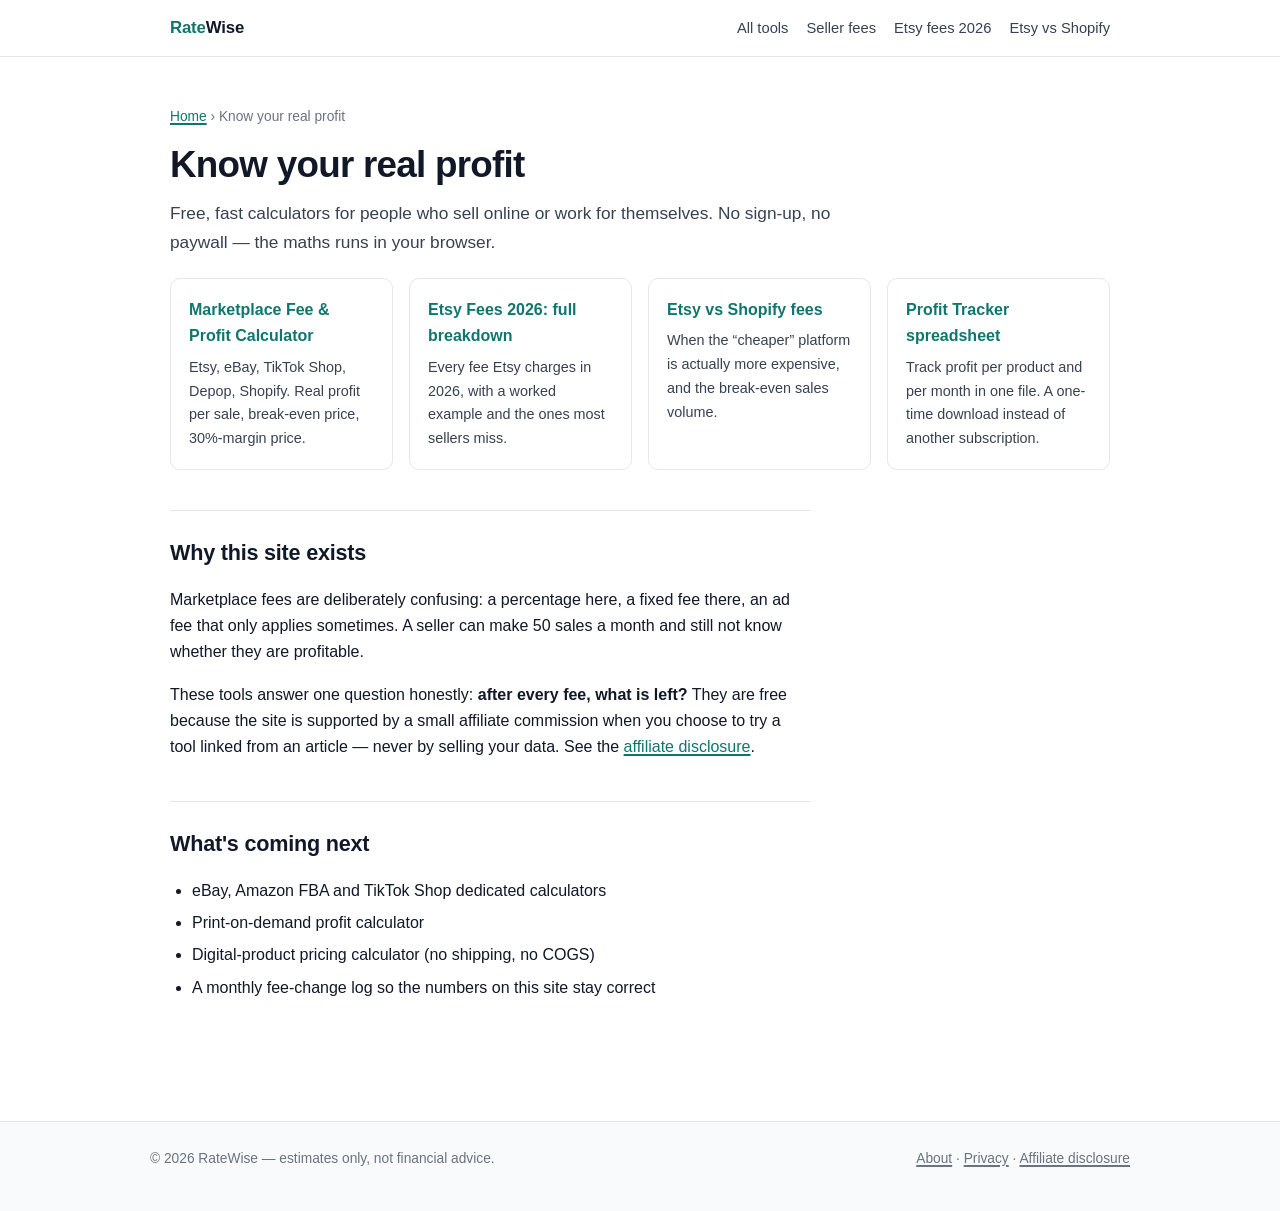
<file: index.html>
<!doctype html>
<html lang="en">
<head>
<meta charset="utf-8">
<meta name="viewport" content="width=device-width, initial-scale=1">
<title>RateWise — free profit and fee calculators for online sellers</title>
<meta name="description" content="Free calculators for marketplace sellers: see your real profit after Etsy, eBay, TikTok Shop and Shopify fees. Break-even price, margin, monthly projections.">
<link rel="canonical" href="https://ratewise-lab-2026.github.io/ratewise/">
<meta name="robots" content="index,follow">
<link rel="stylesheet" href="assets/style.css">
<link rel="icon" href="favicon.svg" type="image/svg+xml">

</head>
<body>

<header class="site">
  <div class="wrap">
    <a class="logo" href="./"><span>Rate</span>Wise</a>
    <nav class="top">
      <a href="./">All tools</a>
      <a href="tools/marketplace-fee-calculator.html">Seller fees</a>
      <a href="etsy-fees-2026.html">Etsy fees 2026</a>
      <a href="etsy-vs-shopify-fees.html">Etsy vs Shopify</a>
    </nav>
  </div>
</header>
<main>
  <p class="small muted"><a href="./">Home</a> &rsaquo; Know your real profit</p>
  <h1>Know your real profit</h1>
  
<p class="lede">Free, fast calculators for people who sell online or work for themselves. No sign-up, no
paywall — the maths runs in your browser.</p>

<div class="cards">
  <a class="card" href="tools/marketplace-fee-calculator.html">
    <h3>Marketplace Fee &amp; Profit Calculator</h3>
    <p>Etsy, eBay, TikTok Shop, Depop, Shopify. Real profit per sale, break-even price, 30%-margin price.</p>
  </a>
  <a class="card" href="etsy-fees-2026.html">
    <h3>Etsy Fees 2026: full breakdown</h3>
    <p>Every fee Etsy charges in 2026, with a worked example and the ones most sellers miss.</p>
  </a>
  <a class="card" href="etsy-vs-shopify-fees.html">
    <h3>Etsy vs Shopify fees</h3>
    <p>When the &ldquo;cheaper&rdquo; platform is actually more expensive, and the break-even sales volume.</p>
  </a>
  <a class="card" href="profit-tracker.html">
    <h3>Profit Tracker spreadsheet</h3>
    <p>Track profit per product and per month in one file. A one-time download instead of another subscription.</p>
  </a>
</div>

<section class="prose">
<h2>Why this site exists</h2>
<p>Marketplace fees are deliberately confusing: a percentage here, a fixed fee there, an ad fee that only
applies sometimes. A seller can make 50 sales a month and still not know whether they are profitable.</p>
<p>These tools answer one question honestly: <strong>after every fee, what is left?</strong> They are free
because the site is supported by a small affiliate commission when you choose to try a tool linked from an
article — never by selling your data. See the <a href="disclosure.html">affiliate disclosure</a>.</p>
<h2>What's coming next</h2>
<ul>
  <li>eBay, Amazon FBA and TikTok Shop dedicated calculators</li>
  <li>Print-on-demand profit calculator</li>
  <li>Digital-product pricing calculator (no shipping, no COGS)</li>
  <li>A monthly fee-change log so the numbers on this site stay correct</li>
</ul>
</section>

</main>

<footer class="site">
  <div class="wrap">
    <div>&copy; 2026 RateWise &mdash; estimates only, not financial advice.</div>
    <div>
      <a href="about.html">About</a> &middot;
      <a href="privacy.html">Privacy</a> &middot;
      <a href="disclosure.html">Affiliate disclosure</a>
    </div>
  </div>
</footer>
</body>
</html>
</file>
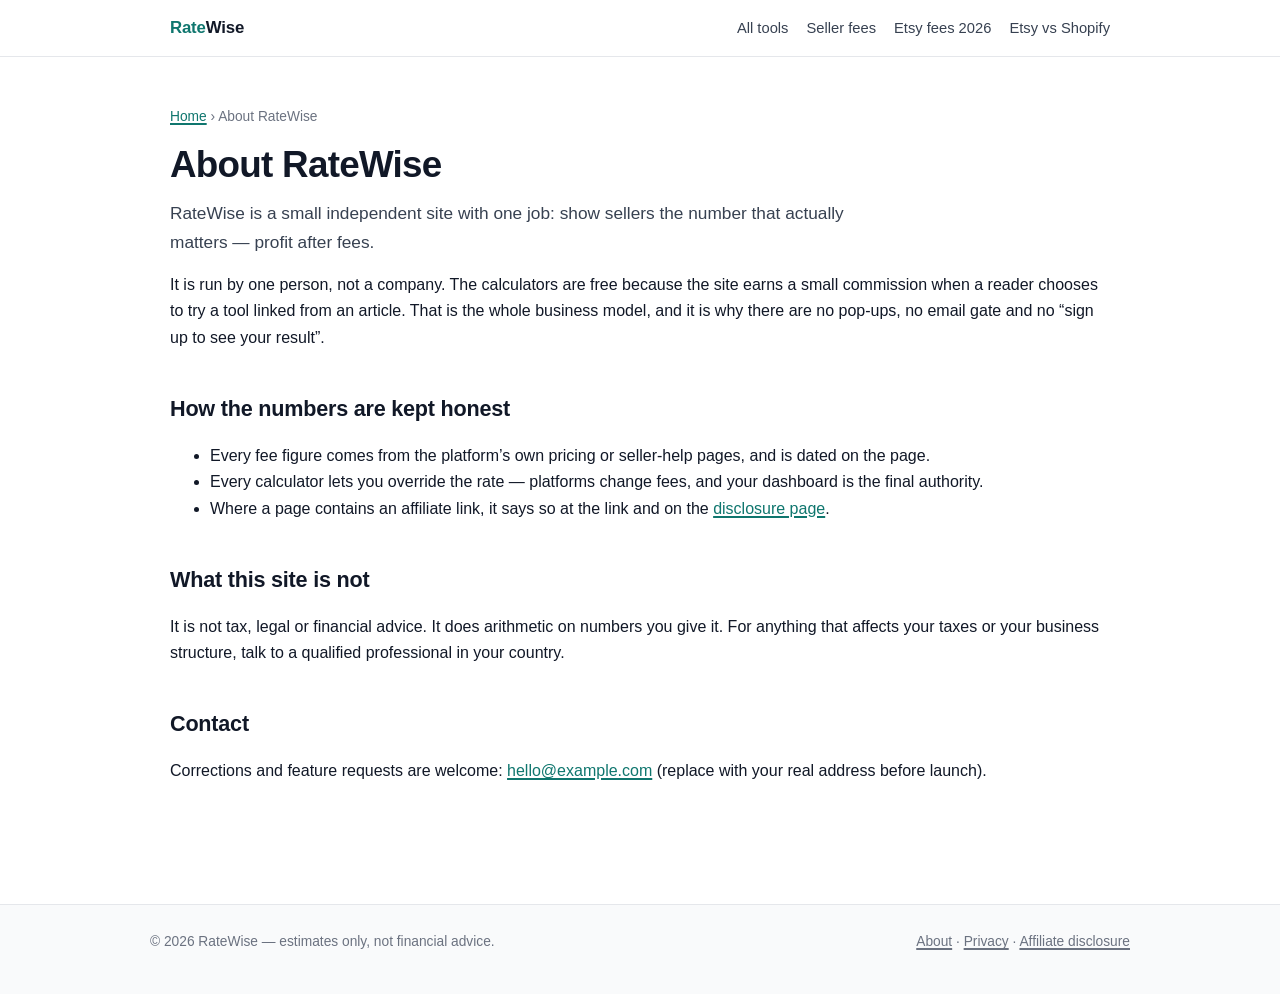
<file: about.html>
<!doctype html>
<html lang="en">
<head>
<meta charset="utf-8">
<meta name="viewport" content="width=device-width, initial-scale=1">
<title>About RateWise</title>
<meta name="description" content="Who runs RateWise and why the calculators are free.">
<link rel="canonical" href="https://ratewise-lab-2026.github.io/ratewise/about.html">
<meta name="robots" content="index,follow">
<link rel="stylesheet" href="assets/style.css">
<link rel="icon" href="favicon.svg" type="image/svg+xml">

</head>
<body>

<header class="site">
  <div class="wrap">
    <a class="logo" href="./"><span>Rate</span>Wise</a>
    <nav class="top">
      <a href="./">All tools</a>
      <a href="tools/marketplace-fee-calculator.html">Seller fees</a>
      <a href="etsy-fees-2026.html">Etsy fees 2026</a>
      <a href="etsy-vs-shopify-fees.html">Etsy vs Shopify</a>
    </nav>
  </div>
</header>
<main>
  <p class="small muted"><a href="./">Home</a> &rsaquo; About RateWise</p>
  <h1>About RateWise</h1>
  
<p class="lede">RateWise is a small independent site with one job: show sellers the number that actually
matters — profit after fees.</p>
<p>It is run by one person, not a company. The calculators are free because the site earns a small commission
when a reader chooses to try a tool linked from an article. That is the whole business model, and it is why
there are no pop-ups, no email gate and no “sign up to see your result”.</p>
<h2>How the numbers are kept honest</h2>
<ul>
  <li>Every fee figure comes from the platform’s own pricing or seller-help pages, and is dated on the page.</li>
  <li>Every calculator lets you override the rate — platforms change fees, and your dashboard is the final
  authority.</li>
  <li>Where a page contains an affiliate link, it says so at the link and on the
  <a href="disclosure.html">disclosure page</a>.</li>
</ul>
<h2>What this site is not</h2>
<p>It is not tax, legal or financial advice. It does arithmetic on numbers you give it. For anything that
affects your taxes or your business structure, talk to a qualified professional in your country.</p>
<h2>Contact</h2>
<p>Corrections and feature requests are welcome: <a href="mailto:hello@example.com">hello@example.com</a>
(replace with your real address before launch).</p>

</main>

<footer class="site">
  <div class="wrap">
    <div>&copy; 2026 RateWise &mdash; estimates only, not financial advice.</div>
    <div>
      <a href="about.html">About</a> &middot;
      <a href="privacy.html">Privacy</a> &middot;
      <a href="disclosure.html">Affiliate disclosure</a>
    </div>
  </div>
</footer>
</body>
</html>
</file>
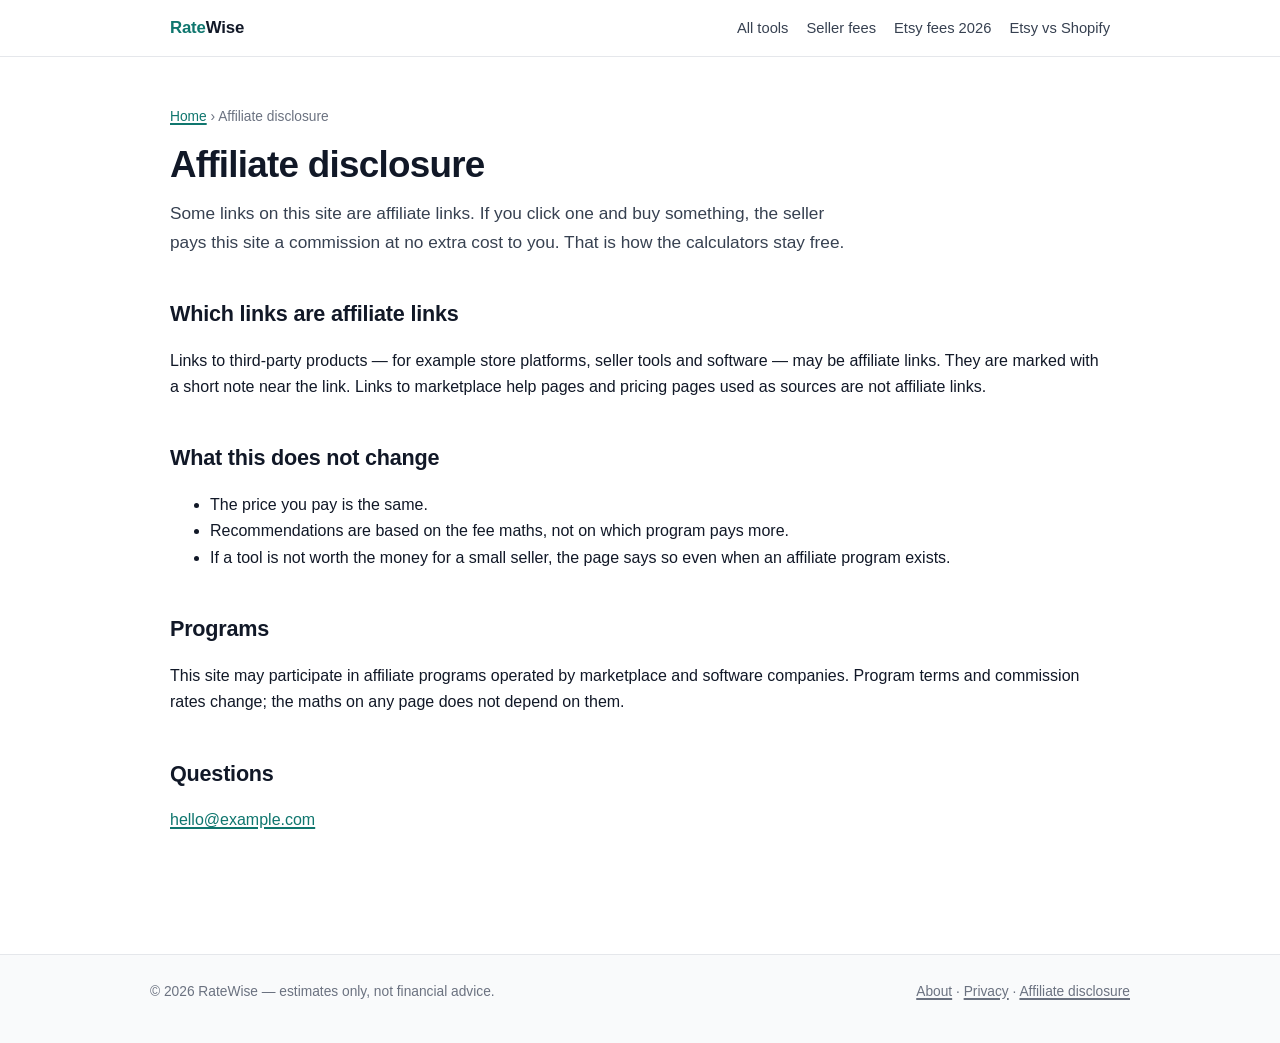
<file: disclosure.html>
<!doctype html>
<html lang="en">
<head>
<meta charset="utf-8">
<meta name="viewport" content="width=device-width, initial-scale=1">
<title>Affiliate disclosure</title>
<meta name="description" content="How RateWise makes money and which links are affiliate links.">
<link rel="canonical" href="https://ratewise-lab-2026.github.io/ratewise/disclosure.html">
<meta name="robots" content="index,follow">
<link rel="stylesheet" href="assets/style.css">
<link rel="icon" href="favicon.svg" type="image/svg+xml">

</head>
<body>

<header class="site">
  <div class="wrap">
    <a class="logo" href="./"><span>Rate</span>Wise</a>
    <nav class="top">
      <a href="./">All tools</a>
      <a href="tools/marketplace-fee-calculator.html">Seller fees</a>
      <a href="etsy-fees-2026.html">Etsy fees 2026</a>
      <a href="etsy-vs-shopify-fees.html">Etsy vs Shopify</a>
    </nav>
  </div>
</header>
<main>
  <p class="small muted"><a href="./">Home</a> &rsaquo; Affiliate disclosure</p>
  <h1>Affiliate disclosure</h1>
  
<p class="lede">Some links on this site are affiliate links. If you click one and buy something, the seller pays
this site a commission at no extra cost to you. That is how the calculators stay free.</p>
<h2>Which links are affiliate links</h2>
<p>Links to third-party products — for example store platforms, seller tools and software — may be affiliate
links. They are marked with a short note near the link. Links to marketplace help pages and pricing pages used
as sources are not affiliate links.</p>
<h2>What this does not change</h2>
<ul>
  <li>The price you pay is the same.</li>
  <li>Recommendations are based on the fee maths, not on which program pays more.</li>
  <li>If a tool is not worth the money for a small seller, the page says so even when an affiliate program
  exists.</li>
</ul>
<h2>Programs</h2>
<p>This site may participate in affiliate programs operated by marketplace and software companies. Program
terms and commission rates change; the maths on any page does not depend on them.</p>
<h2>Questions</h2>
<p><a href="mailto:hello@example.com">hello@example.com</a></p>

</main>

<footer class="site">
  <div class="wrap">
    <div>&copy; 2026 RateWise &mdash; estimates only, not financial advice.</div>
    <div>
      <a href="about.html">About</a> &middot;
      <a href="privacy.html">Privacy</a> &middot;
      <a href="disclosure.html">Affiliate disclosure</a>
    </div>
  </div>
</footer>
</body>
</html>
</file>
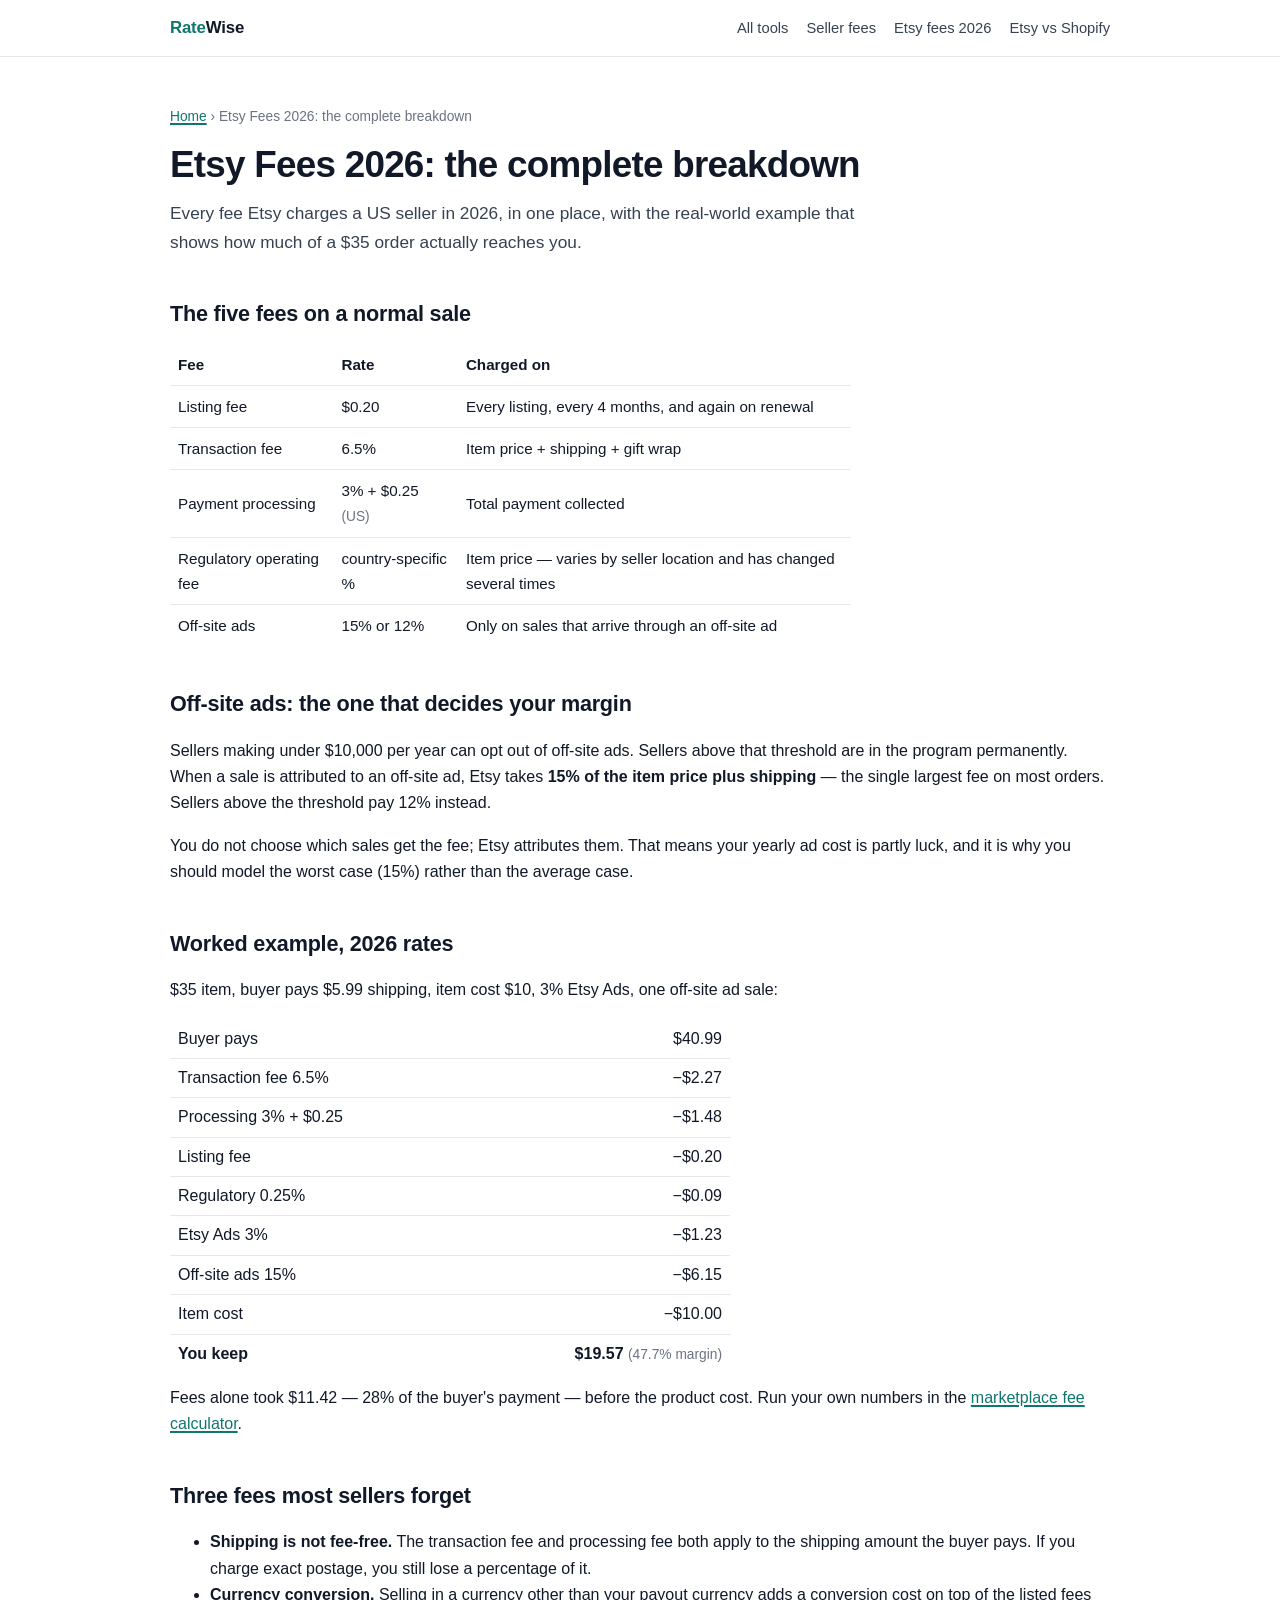
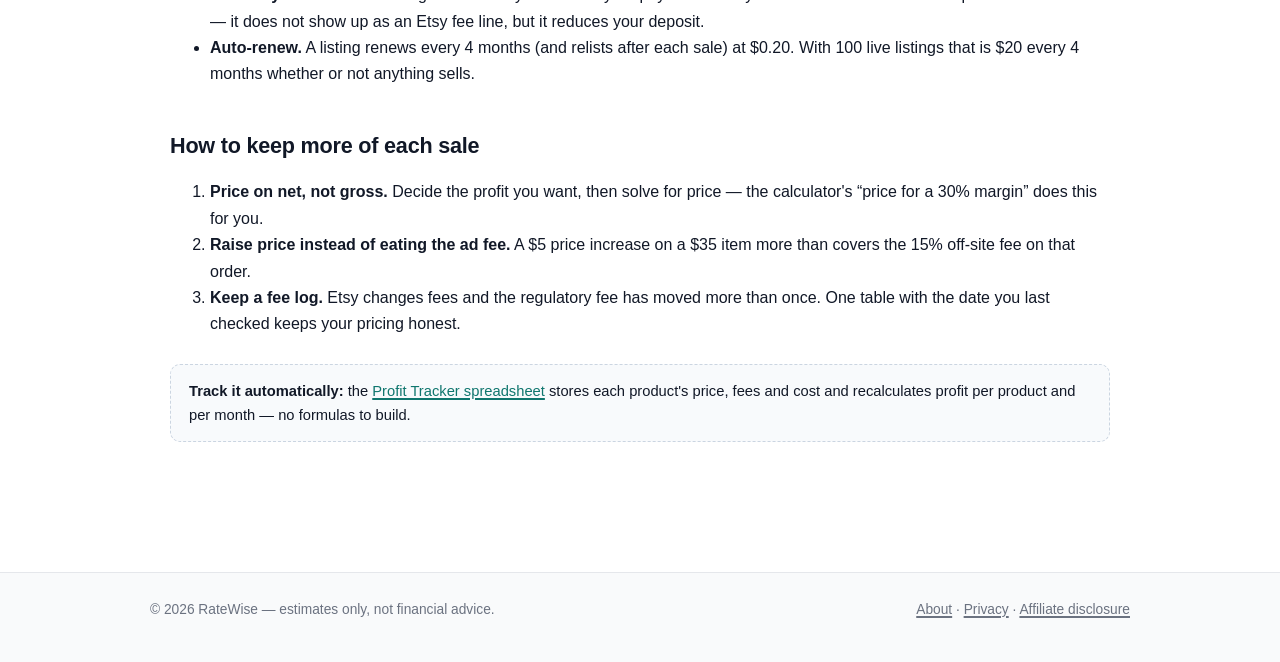
<file: etsy-fees-2026.html>
<!doctype html>
<html lang="en">
<head>
<meta charset="utf-8">
<meta name="viewport" content="width=device-width, initial-scale=1">
<title>Etsy Fees 2026: Every Fee Explained (with a $35 Example)</title>
<meta name="description" content="Every 2026 Etsy fee for US sellers — listing, transaction, processing, regulatory and off-site ads — with a $35 worked example showing what you really keep.">
<link rel="canonical" href="https://ratewise-lab-2026.github.io/ratewise/etsy-fees-2026.html">
<meta name="robots" content="index,follow">
<link rel="stylesheet" href="assets/style.css">
<link rel="icon" href="favicon.svg" type="image/svg+xml">

</head>
<body>

<header class="site">
  <div class="wrap">
    <a class="logo" href="./"><span>Rate</span>Wise</a>
    <nav class="top">
      <a href="./">All tools</a>
      <a href="tools/marketplace-fee-calculator.html">Seller fees</a>
      <a href="etsy-fees-2026.html">Etsy fees 2026</a>
      <a href="etsy-vs-shopify-fees.html">Etsy vs Shopify</a>
    </nav>
  </div>
</header>
<main>
  <p class="small muted"><a href="./">Home</a> &rsaquo; Etsy Fees 2026: the complete breakdown</p>
  <h1>Etsy Fees 2026: the complete breakdown</h1>
  
<p class="lede">Every fee Etsy charges a US seller in 2026, in one place, with the real-world example that
shows how much of a $35 order actually reaches you.</p>

<h2>The five fees on a normal sale</h2>
<table style="border-collapse:collapse;width:100%;max-width:680px;font-size:0.95rem">
  <tr style="border-bottom:1px solid #e5e7eb;text-align:left">
    <th style="padding:8px">Fee</th><th style="padding:8px">Rate</th><th style="padding:8px">Charged on</th>
  </tr>
  <tr style="border-bottom:1px solid #e5e7eb">
    <td style="padding:8px">Listing fee</td><td style="padding:8px">$0.20</td>
    <td style="padding:8px">Every listing, every 4 months, and again on renewal</td></tr>
  <tr style="border-bottom:1px solid #e5e7eb">
    <td style="padding:8px">Transaction fee</td><td style="padding:8px">6.5%</td>
    <td style="padding:8px">Item price + shipping + gift wrap</td></tr>
  <tr style="border-bottom:1px solid #e5e7eb">
    <td style="padding:8px">Payment processing</td><td style="padding:8px">3% + $0.25 <span class="muted small">(US)</span></td>
    <td style="padding:8px">Total payment collected</td></tr>
  <tr style="border-bottom:1px solid #e5e7eb">
    <td style="padding:8px">Regulatory operating fee</td><td style="padding:8px">country-specific %</td>
    <td style="padding:8px">Item price — varies by seller location and has changed several times</td></tr>
  <tr>
    <td style="padding:8px">Off-site ads</td><td style="padding:8px">15% or 12%</td>
    <td style="padding:8px">Only on sales that arrive through an off-site ad</td></tr>
</table>

<h2>Off-site ads: the one that decides your margin</h2>
<p>Sellers making under $10,000 per year can opt out of off-site ads. Sellers above that threshold are in the
program permanently. When a sale is attributed to an off-site ad, Etsy takes <strong>15% of the item price plus
shipping</strong> — the single largest fee on most orders. Sellers above the threshold pay 12% instead.</p>
<p>You do not choose which sales get the fee; Etsy attributes them. That means your yearly ad cost is partly
luck, and it is why you should model the worst case (15%) rather than the average case.</p>

<h2>Worked example, 2026 rates</h2>
<p>$35 item, buyer pays $5.99 shipping, item cost $10, 3% Etsy Ads, one off-site ad sale:</p>
<table style="border-collapse:collapse;width:100%;max-width:560px">
  <tr style="border-bottom:1px solid #e5e7eb"><td style="padding:6px 8px">Buyer pays</td><td style="text-align:right;padding:6px 8px">$40.99</td></tr>
  <tr style="border-bottom:1px solid #e5e7eb"><td style="padding:6px 8px">Transaction fee 6.5%</td><td style="text-align:right;padding:6px 8px">−$2.27</td></tr>
  <tr style="border-bottom:1px solid #e5e7eb"><td style="padding:6px 8px">Processing 3% + $0.25</td><td style="text-align:right;padding:6px 8px">−$1.48</td></tr>
  <tr style="border-bottom:1px solid #e5e7eb"><td style="padding:6px 8px">Listing fee</td><td style="text-align:right;padding:6px 8px">−$0.20</td></tr>
  <tr style="border-bottom:1px solid #e5e7eb"><td style="padding:6px 8px">Regulatory 0.25%</td><td style="text-align:right;padding:6px 8px">−$0.09</td></tr>
  <tr style="border-bottom:1px solid #e5e7eb"><td style="padding:6px 8px">Etsy Ads 3%</td><td style="text-align:right;padding:6px 8px">−$1.23</td></tr>
  <tr style="border-bottom:1px solid #e5e7eb"><td style="padding:6px 8px">Off-site ads 15%</td><td style="text-align:right;padding:6px 8px">−$6.15</td></tr>
  <tr style="border-bottom:1px solid #e5e7eb"><td style="padding:6px 8px">Item cost</td><td style="text-align:right;padding:6px 8px">−$10.00</td></tr>
  <tr><td style="padding:6px 8px"><strong>You keep</strong></td><td style="text-align:right;padding:6px 8px"><strong>$19.57</strong>
  <span class="small muted">(47.7% margin)</span></td></tr>
</table>
<p style="margin-top:12px">Fees alone took $11.42 — 28% of the buyer's payment — before the product cost. Run your
own numbers in the <a href="tools/marketplace-fee-calculator.html">marketplace fee calculator</a>.</p>

<h2>Three fees most sellers forget</h2>
<ul>
  <li><strong>Shipping is not fee-free.</strong> The transaction fee and processing fee both apply to the shipping
amount the buyer pays. If you charge exact postage, you still lose a percentage of it.</li>
  <li><strong>Currency conversion.</strong> Selling in a currency other than your payout currency adds a conversion
cost on top of the listed fees — it does not show up as an Etsy fee line, but it reduces your deposit.</li>
  <li><strong>Auto-renew.</strong> A listing renews every 4 months (and relists after each sale) at $0.20. With
  100 live listings that is $20 every 4 months whether or not anything sells.</li>
</ul>

<h2>How to keep more of each sale</h2>
<ol>
  <li><strong>Price on net, not gross.</strong> Decide the profit you want, then solve for price — the
  calculator's “price for a 30% margin” does this for you.</li>
  <li><strong>Raise price instead of eating the ad fee.</strong> A $5 price increase on a $35 item more than covers
  the 15% off-site fee on that order.</li>
  <li><strong>Keep a fee log.</strong> Etsy changes fees and the regulatory fee has moved more than once. One table
  with the date you last checked keeps your pricing honest.</li>
</ol>
<div class="promo">
  <strong>Track it automatically:</strong> the <a href="profit-tracker.html">Profit Tracker spreadsheet</a> stores
  each product's price, fees and cost and recalculates profit per product and per month — no formulas to build.
</div>

</main>

<footer class="site">
  <div class="wrap">
    <div>&copy; 2026 RateWise &mdash; estimates only, not financial advice.</div>
    <div>
      <a href="about.html">About</a> &middot;
      <a href="privacy.html">Privacy</a> &middot;
      <a href="disclosure.html">Affiliate disclosure</a>
    </div>
  </div>
</footer>
</body>
</html>
</file>
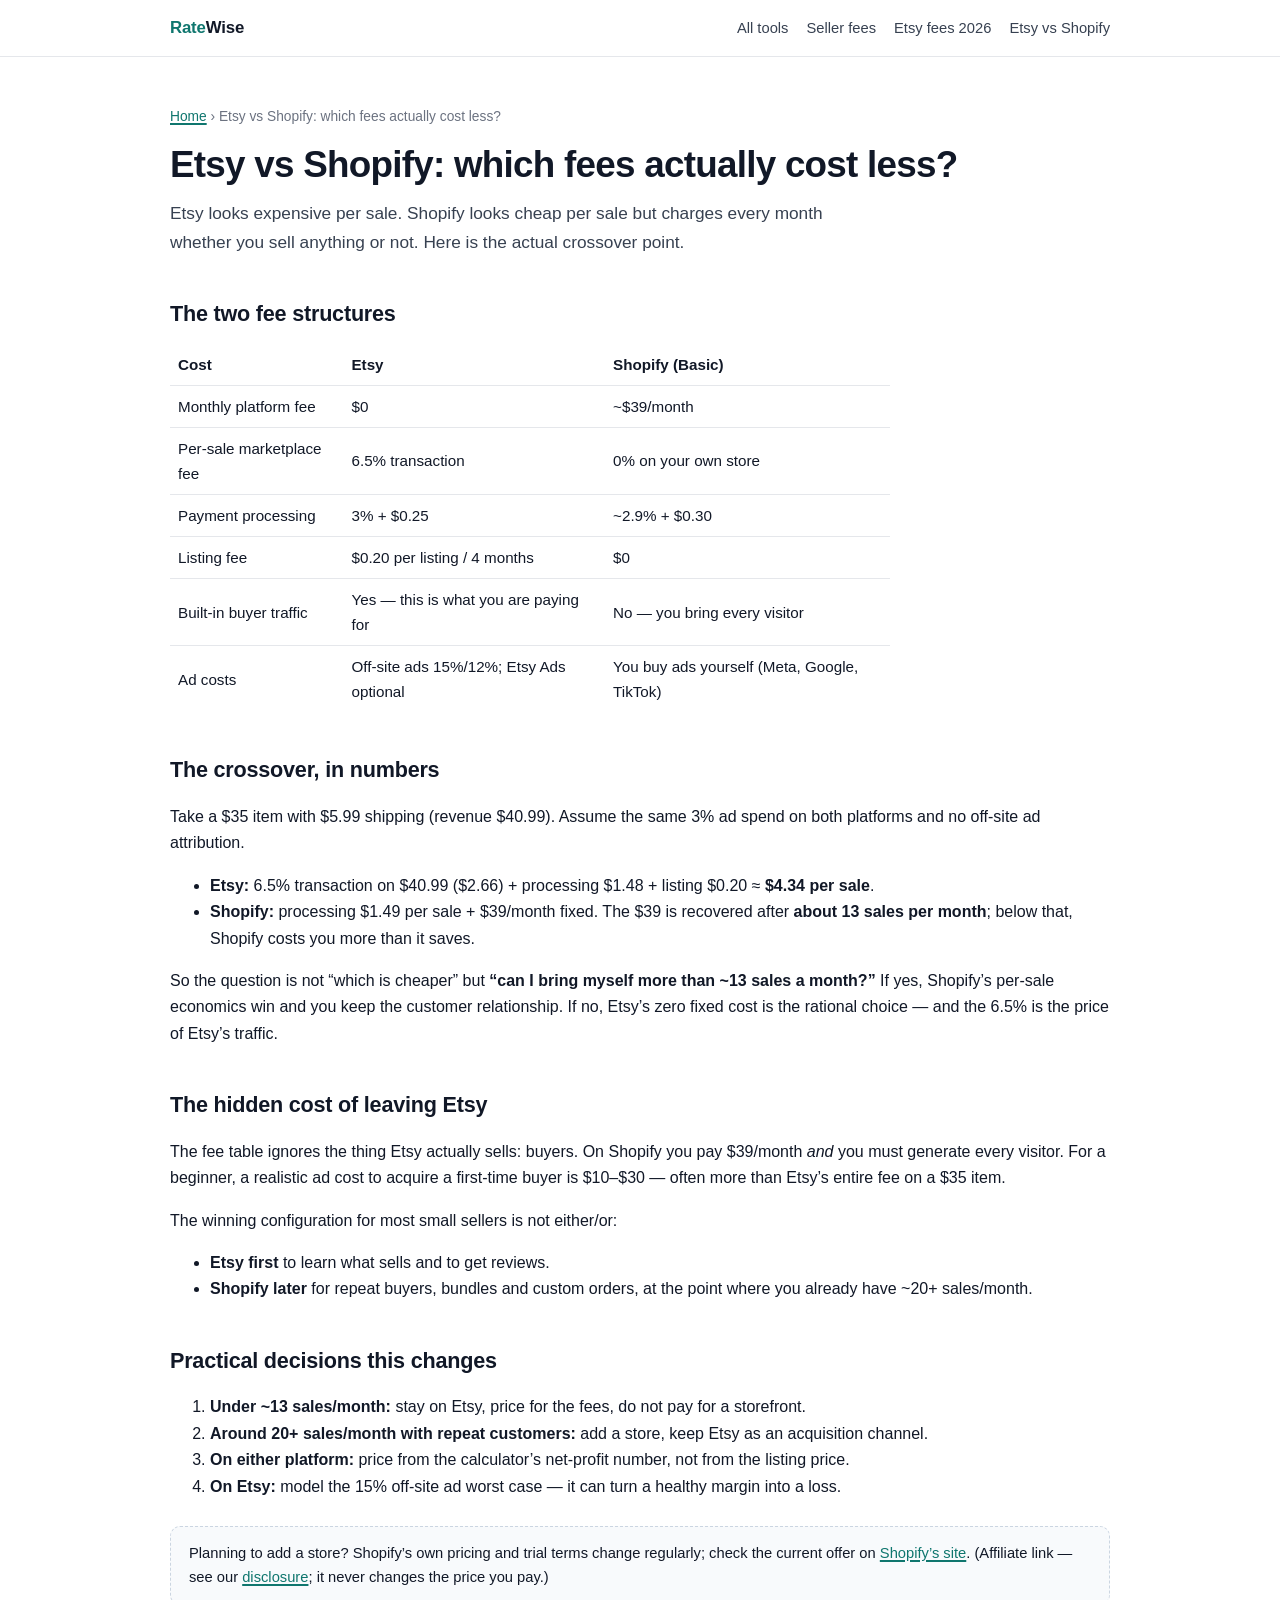
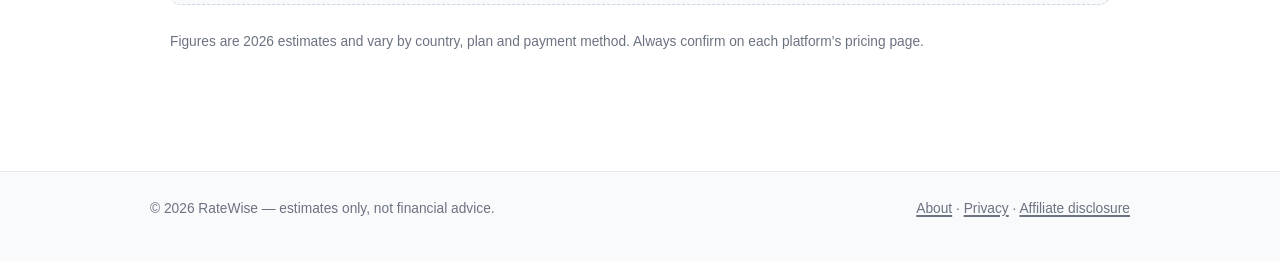
<file: etsy-vs-shopify-fees.html>
<!doctype html>
<html lang="en">
<head>
<meta charset="utf-8">
<meta name="viewport" content="width=device-width, initial-scale=1">
<title>Etsy vs Shopify Fees 2026: The Real Break-Even (13 Sales/Month)</title>
<meta name="description" content="Etsy vs Shopify fees in 2026, side by side, with the exact monthly sales volume where Shopify becomes cheaper — and the hidden cost of leaving Etsy's traffic.">
<link rel="canonical" href="https://ratewise-lab-2026.github.io/ratewise/etsy-vs-shopify-fees.html">
<meta name="robots" content="index,follow">
<link rel="stylesheet" href="assets/style.css">
<link rel="icon" href="favicon.svg" type="image/svg+xml">

</head>
<body>

<header class="site">
  <div class="wrap">
    <a class="logo" href="./"><span>Rate</span>Wise</a>
    <nav class="top">
      <a href="./">All tools</a>
      <a href="tools/marketplace-fee-calculator.html">Seller fees</a>
      <a href="etsy-fees-2026.html">Etsy fees 2026</a>
      <a href="etsy-vs-shopify-fees.html">Etsy vs Shopify</a>
    </nav>
  </div>
</header>
<main>
  <p class="small muted"><a href="./">Home</a> &rsaquo; Etsy vs Shopify: which fees actually cost less?</p>
  <h1>Etsy vs Shopify: which fees actually cost less?</h1>
  
<p class="lede">Etsy looks expensive per sale. Shopify looks cheap per sale but charges every month whether you
sell anything or not. Here is the actual crossover point.</p>

<h2>The two fee structures</h2>
<table style="border-collapse:collapse;width:100%;max-width:720px;font-size:0.95rem">
  <tr style="border-bottom:1px solid #e5e7eb;text-align:left">
    <th style="padding:8px">Cost</th><th style="padding:8px">Etsy</th><th style="padding:8px">Shopify (Basic)</th>
  </tr>
  <tr style="border-bottom:1px solid #e5e7eb">
    <td style="padding:8px">Monthly platform fee</td><td style="padding:8px">$0</td><td style="padding:8px">~$39/month</td></tr>
  <tr style="border-bottom:1px solid #e5e7eb">
    <td style="padding:8px">Per-sale marketplace fee</td><td style="padding:8px">6.5% transaction</td>
    <td style="padding:8px">0% on your own store</td></tr>
  <tr style="border-bottom:1px solid #e5e7eb">
    <td style="padding:8px">Payment processing</td><td style="padding:8px">3% + $0.25</td>
    <td style="padding:8px">~2.9% + $0.30</td></tr>
  <tr style="border-bottom:1px solid #e5e7eb">
    <td style="padding:8px">Listing fee</td><td style="padding:8px">$0.20 per listing / 4 months</td><td style="padding:8px">$0</td></tr>
  <tr style="border-bottom:1px solid #e5e7eb">
    <td style="padding:8px">Built-in buyer traffic</td><td style="padding:8px">Yes — this is what you are paying for</td><td style="padding:8px">No — you bring every visitor</td></tr>
  <tr>
    <td style="padding:8px">Ad costs</td><td style="padding:8px">Off-site ads 15%/12%; Etsy Ads optional</td>
    <td style="padding:8px">You buy ads yourself (Meta, Google, TikTok)</td></tr>
</table>

<h2>The crossover, in numbers</h2>
<p>Take a $35 item with $5.99 shipping (revenue $40.99). Assume the same 3% ad spend on both platforms and no
off-site ad attribution.</p>
<ul>
  <li><strong>Etsy:</strong> 6.5% transaction on $40.99 ($2.66) + processing $1.48 + listing $0.20 ≈ <strong>$4.34
  per sale</strong>.</li>
  <li><strong>Shopify:</strong> processing $1.49 per sale + $39/month fixed. The $39 is recovered after
  <strong>about 13 sales per month</strong>; below that, Shopify costs you more than it saves.</li>
</ul>
<p>So the question is not “which is cheaper” but <strong>“can I bring myself more than ~13 sales a month?”</strong>
If yes, Shopify’s per-sale economics win and you keep the customer relationship. If no, Etsy’s zero fixed cost is
the rational choice — and the 6.5% is the price of Etsy’s traffic.</p>

<h2>The hidden cost of leaving Etsy</h2>
<p>The fee table ignores the thing Etsy actually sells: buyers. On Shopify you pay $39/month <em>and</em> you must
generate every visitor. For a beginner, a realistic ad cost to acquire a first-time buyer is $10–$30 — often more
than Etsy’s entire fee on a $35 item.</p>
<p>The winning configuration for most small sellers is not either/or:</p>
<ul>
  <li><strong>Etsy first</strong> to learn what sells and to get reviews.</li>
  <li><strong>Shopify later</strong> for repeat buyers, bundles and custom orders, at the point where you already
  have ~20+ sales/month.</li>
</ul>

<h2>Practical decisions this changes</h2>
<ol>
  <li><strong>Under ~13 sales/month:</strong> stay on Etsy, price for the fees, do not pay for a storefront.</li>
  <li><strong>Around 20+ sales/month with repeat customers:</strong> add a store, keep Etsy as an acquisition
  channel.</li>
  <li><strong>On either platform:</strong> price from the calculator’s net-profit number, not from the listing
  price.</li>
  <li><strong>On Etsy:</strong> model the 15% off-site ad worst case — it can turn a healthy margin into a loss.</li>
</ol>
<div class="promo">
  Planning to add a store? Shopify’s own pricing and trial terms change regularly; check the current offer on
  <a href="go/shopify">Shopify’s site</a>. (Affiliate link — see our
  <a href="disclosure.html">disclosure</a>; it never changes the price you pay.)
</div>
<p class="small muted">Figures are 2026 estimates and vary by country, plan and payment method. Always confirm on
each platform’s pricing page.</p>

</main>

<footer class="site">
  <div class="wrap">
    <div>&copy; 2026 RateWise &mdash; estimates only, not financial advice.</div>
    <div>
      <a href="about.html">About</a> &middot;
      <a href="privacy.html">Privacy</a> &middot;
      <a href="disclosure.html">Affiliate disclosure</a>
    </div>
  </div>
</footer>
</body>
</html>
</file>
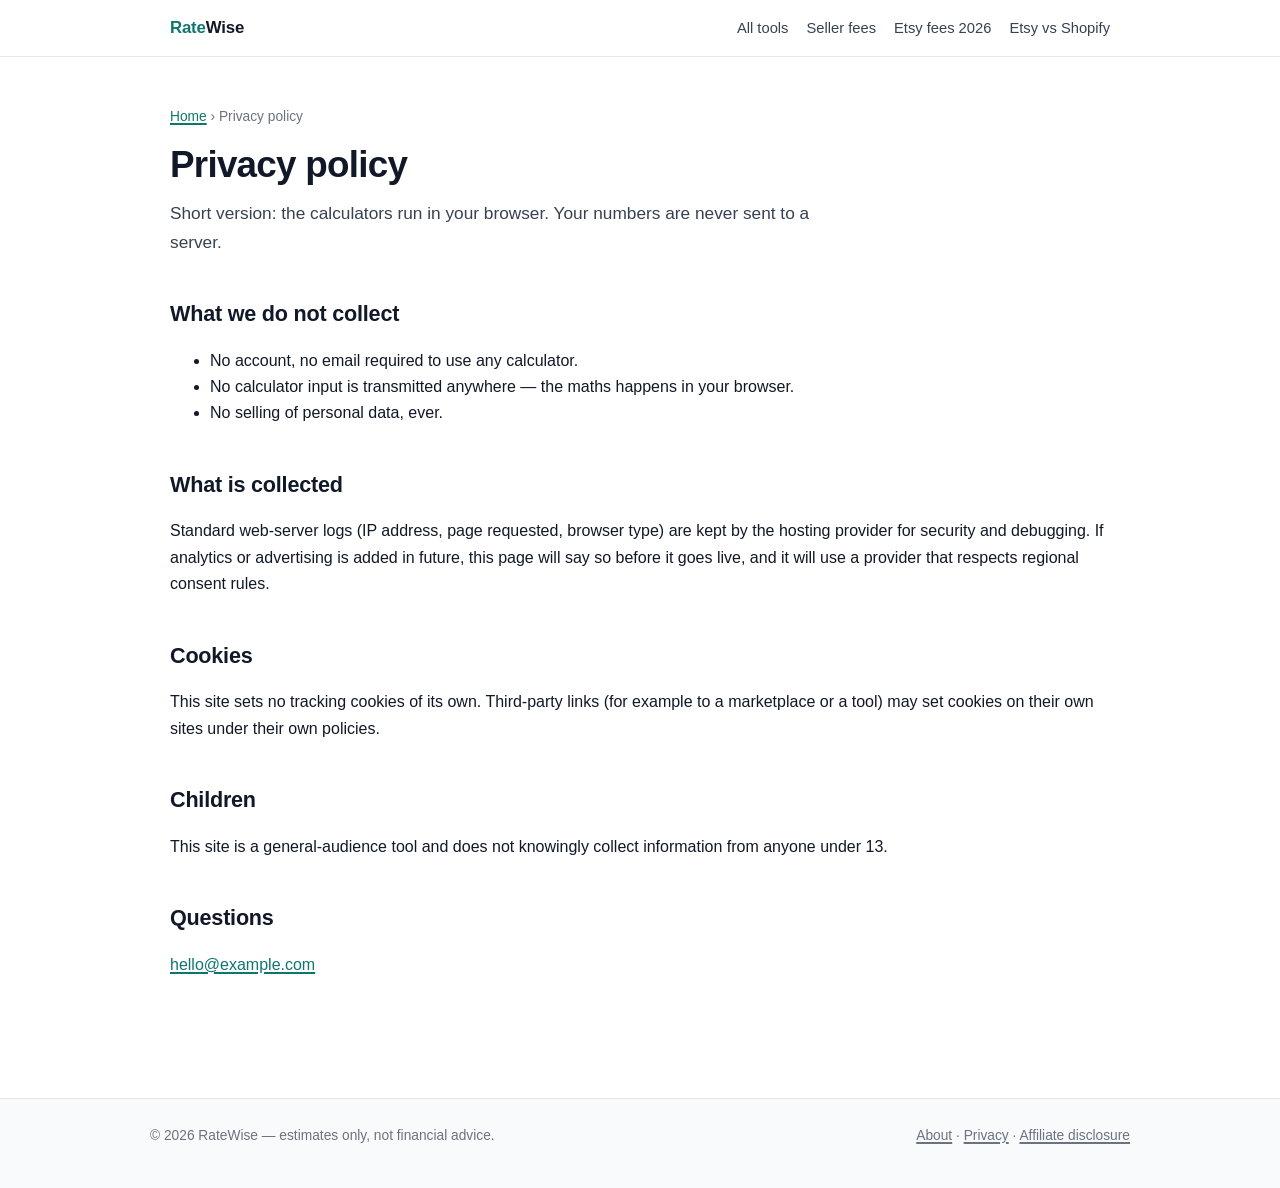
<file: privacy.html>
<!doctype html>
<html lang="en">
<head>
<meta charset="utf-8">
<meta name="viewport" content="width=device-width, initial-scale=1">
<title>Privacy policy</title>
<meta name="description" content="What data RateWise collects and what it does not: the calculators run in your browser and your numbers are never sent to a server.">
<link rel="canonical" href="https://ratewise-lab-2026.github.io/ratewise/privacy.html">
<meta name="robots" content="index,follow">
<link rel="stylesheet" href="assets/style.css">
<link rel="icon" href="favicon.svg" type="image/svg+xml">

</head>
<body>

<header class="site">
  <div class="wrap">
    <a class="logo" href="./"><span>Rate</span>Wise</a>
    <nav class="top">
      <a href="./">All tools</a>
      <a href="tools/marketplace-fee-calculator.html">Seller fees</a>
      <a href="etsy-fees-2026.html">Etsy fees 2026</a>
      <a href="etsy-vs-shopify-fees.html">Etsy vs Shopify</a>
    </nav>
  </div>
</header>
<main>
  <p class="small muted"><a href="./">Home</a> &rsaquo; Privacy policy</p>
  <h1>Privacy policy</h1>
  
<p class="lede">Short version: the calculators run in your browser. Your numbers are never sent to a server.</p>
<h2>What we do not collect</h2>
<ul>
  <li>No account, no email required to use any calculator.</li>
  <li>No calculator input is transmitted anywhere — the maths happens in your browser.</li>
  <li>No selling of personal data, ever.</li>
</ul>
<h2>What is collected</h2>
<p>Standard web-server logs (IP address, page requested, browser type) are kept by the hosting provider for
security and debugging. If analytics or advertising is added in future, this page will say so before it goes
live, and it will use a provider that respects regional consent rules.</p>
<h2>Cookies</h2>
<p>This site sets no tracking cookies of its own. Third-party links (for example to a marketplace or a tool)
may set cookies on their own sites under their own policies.</p>
<h2>Children</h2>
<p>This site is a general-audience tool and does not knowingly collect information from anyone under 13.</p>
<h2>Questions</h2>
<p><a href="mailto:hello@example.com">hello@example.com</a></p>

</main>

<footer class="site">
  <div class="wrap">
    <div>&copy; 2026 RateWise &mdash; estimates only, not financial advice.</div>
    <div>
      <a href="about.html">About</a> &middot;
      <a href="privacy.html">Privacy</a> &middot;
      <a href="disclosure.html">Affiliate disclosure</a>
    </div>
  </div>
</footer>
</body>
</html>
</file>
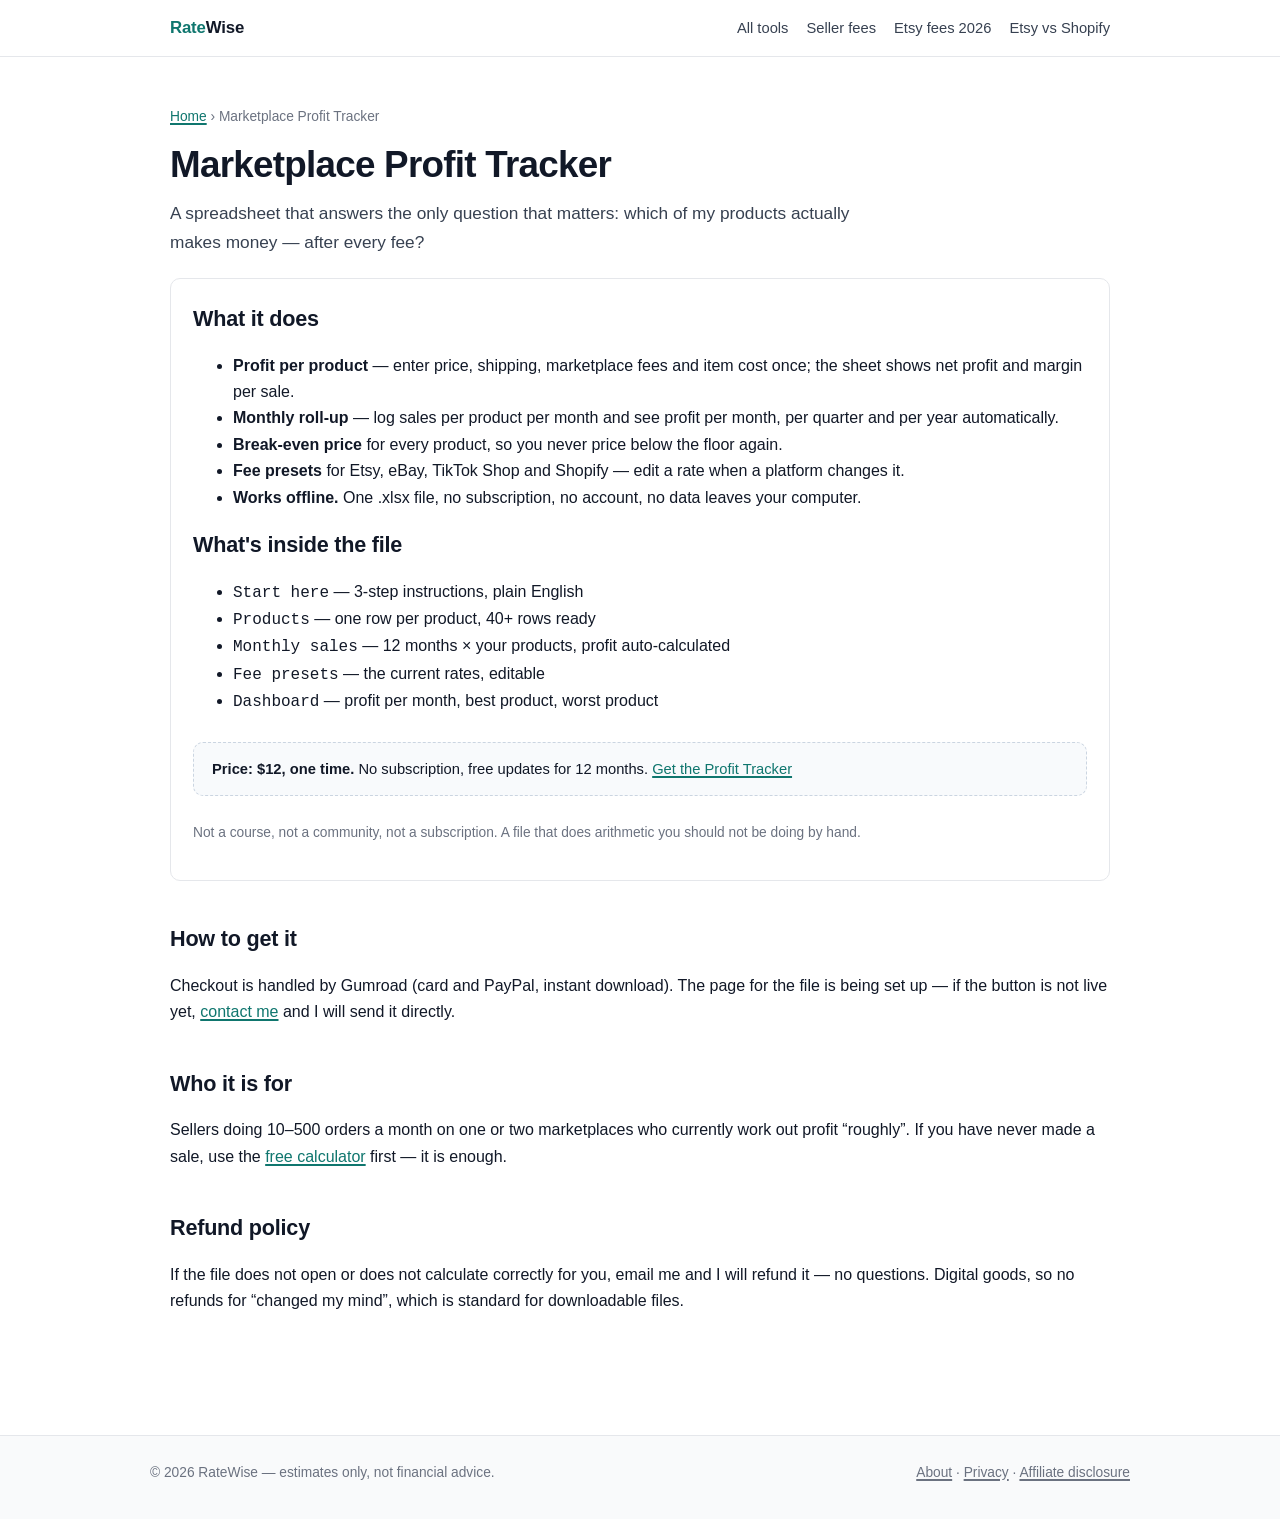
<file: profit-tracker.html>
<!doctype html>
<html lang="en">
<head>
<meta charset="utf-8">
<meta name="viewport" content="width=device-width, initial-scale=1">
<title>Marketplace Profit Tracker Spreadsheet — profit per product and per month</title>
<meta name="description" content="A ready-made Excel spreadsheet for marketplace sellers: profit per product after fees and COGS, monthly roll-up and break-even price. One-time $12 download.">
<link rel="canonical" href="https://ratewise-lab-2026.github.io/ratewise/profit-tracker.html">
<meta name="robots" content="index,follow">
<link rel="stylesheet" href="assets/style.css">
<link rel="icon" href="favicon.svg" type="image/svg+xml">

</head>
<body>

<header class="site">
  <div class="wrap">
    <a class="logo" href="./"><span>Rate</span>Wise</a>
    <nav class="top">
      <a href="./">All tools</a>
      <a href="tools/marketplace-fee-calculator.html">Seller fees</a>
      <a href="etsy-fees-2026.html">Etsy fees 2026</a>
      <a href="etsy-vs-shopify-fees.html">Etsy vs Shopify</a>
    </nav>
  </div>
</header>
<main>
  <p class="small muted"><a href="./">Home</a> &rsaquo; Marketplace Profit Tracker</p>
  <h1>Marketplace Profit Tracker</h1>
  
<p class="lede">A spreadsheet that answers the only question that matters: which of my products actually makes
money — after every fee?</p>

<div class="tool" style="background:#fff">
  <h2>What it does</h2>
  <ul>
    <li><strong>Profit per product</strong> — enter price, shipping, marketplace fees and item cost once; the
    sheet shows net profit and margin per sale.</li>
    <li><strong>Monthly roll-up</strong> — log sales per product per month and see profit per month, per
    quarter and per year automatically.</li>
    <li><strong>Break-even price</strong> for every product, so you never price below the floor again.</li>
    <li><strong>Fee presets</strong> for Etsy, eBay, TikTok Shop and Shopify — edit a rate when a platform
    changes it.</li>
    <li><strong>Works offline.</strong> One .xlsx file, no subscription, no account, no data leaves your
    computer.</li>
  </ul>

  <h2>What's inside the file</h2>
  <ul>
    <li><code>Start here</code> — 3-step instructions, plain English</li>
    <li><code>Products</code> — one row per product, 40+ rows ready</li>
    <li><code>Monthly sales</code> — 12 months × your products, profit auto-calculated</li>
    <li><code>Fee presets</code> — the current rates, editable</li>
    <li><code>Dashboard</code> — profit per month, best product, worst product</li>
  </ul>

  <div class="promo">
    <strong>Price: $12, one time.</strong> No subscription, free updates for 12 months.
    <!-- Replace with your Gumroad / Lemon Squeezy checkout link after you turn 18 (or ask a parent to set one up). -->
    <a href="profit-tracker.html#buy">Get the Profit Tracker</a>
  </div>

  <p class="small muted">Not a course, not a community, not a subscription. A file that does arithmetic you
  should not be doing by hand.</p>
</div>

<h2 id="buy">How to get it</h2>
<p>Checkout is handled by Gumroad (card and PayPal, instant download). The page for the file is being set up —
if the button is not live yet, <a href="about.html">contact me</a> and I will send it directly.</p>

<h2>Who it is for</h2>
<p>Sellers doing 10–500 orders a month on one or two marketplaces who currently work out profit “roughly”. If
you have never made a sale, use the <a href="tools/marketplace-fee-calculator.html">free calculator</a>
first — it is enough.</p>

<h2>Refund policy</h2>
<p>If the file does not open or does not calculate correctly for you, email me and I will refund it — no
questions. Digital goods, so no refunds for “changed my mind”, which is standard for downloadable files.</p>

</main>

<footer class="site">
  <div class="wrap">
    <div>&copy; 2026 RateWise &mdash; estimates only, not financial advice.</div>
    <div>
      <a href="about.html">About</a> &middot;
      <a href="privacy.html">Privacy</a> &middot;
      <a href="disclosure.html">Affiliate disclosure</a>
    </div>
  </div>
</footer>
</body>
</html>
</file>
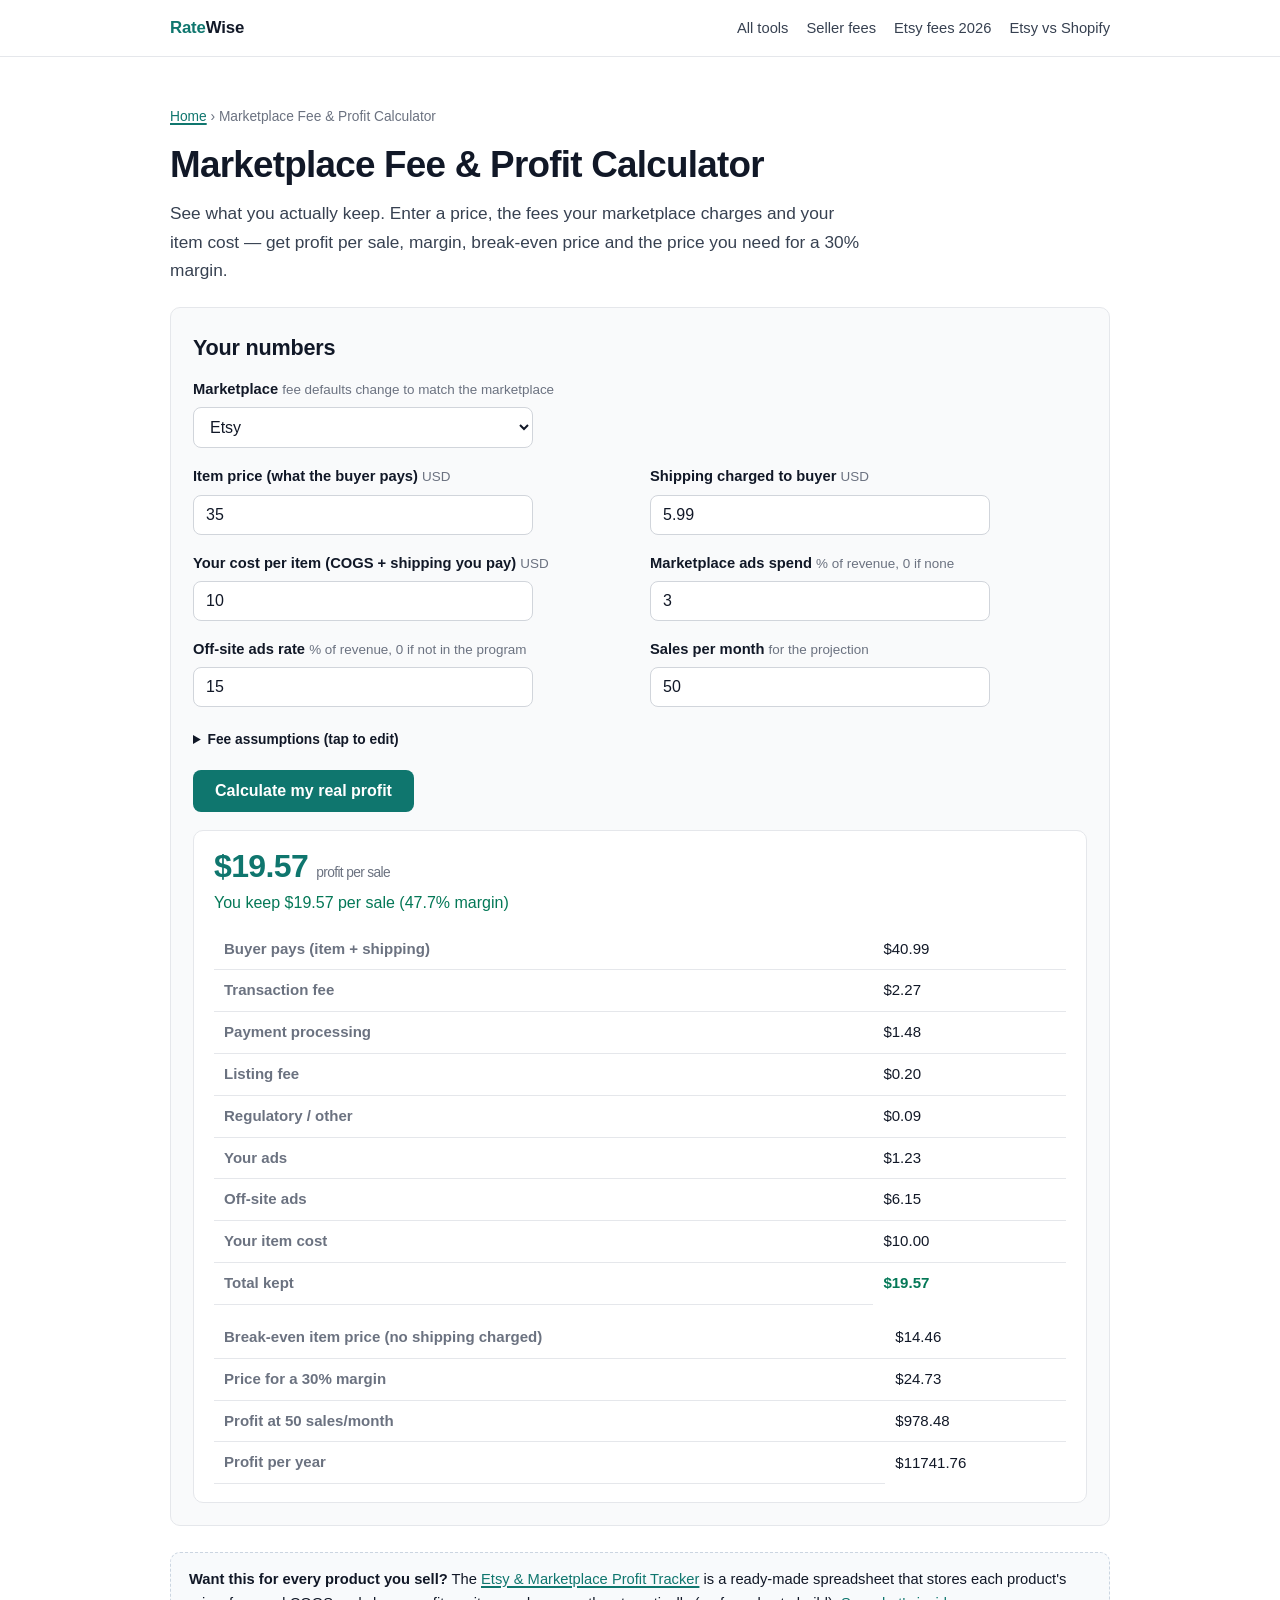
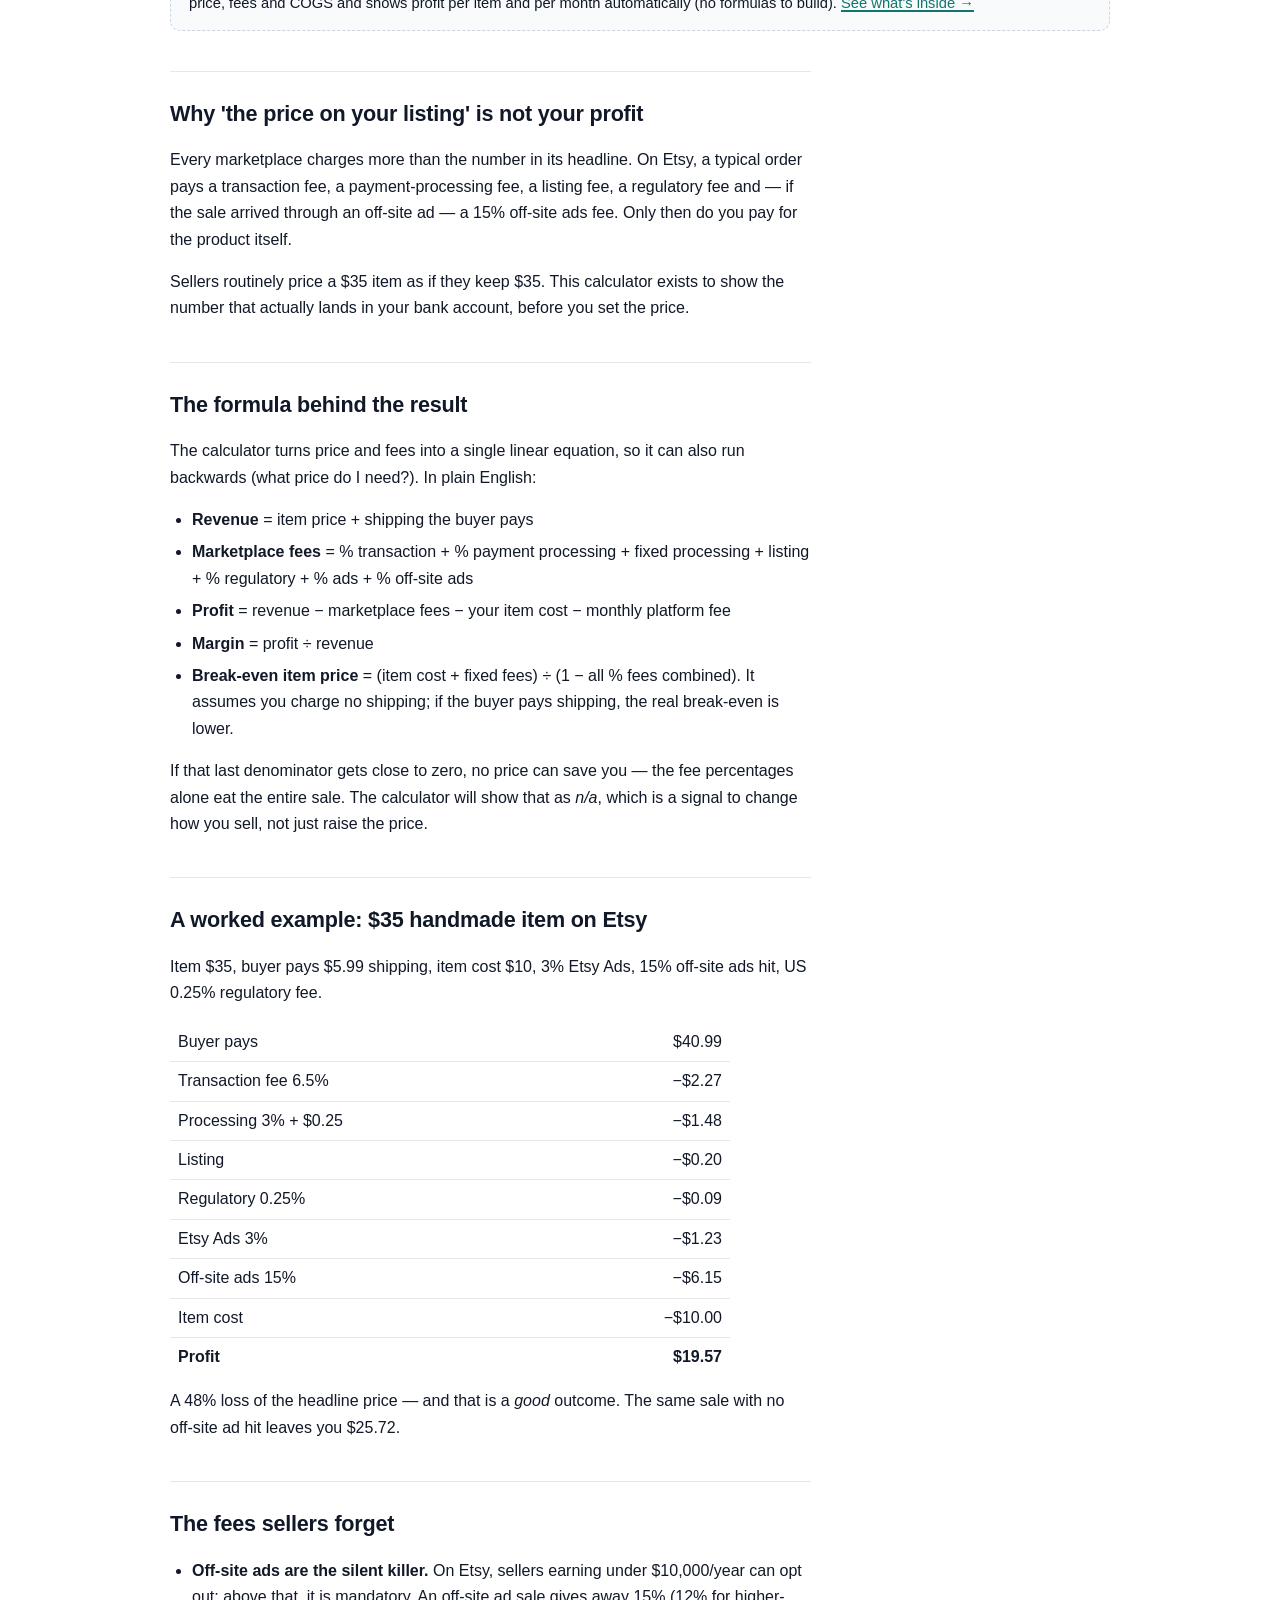
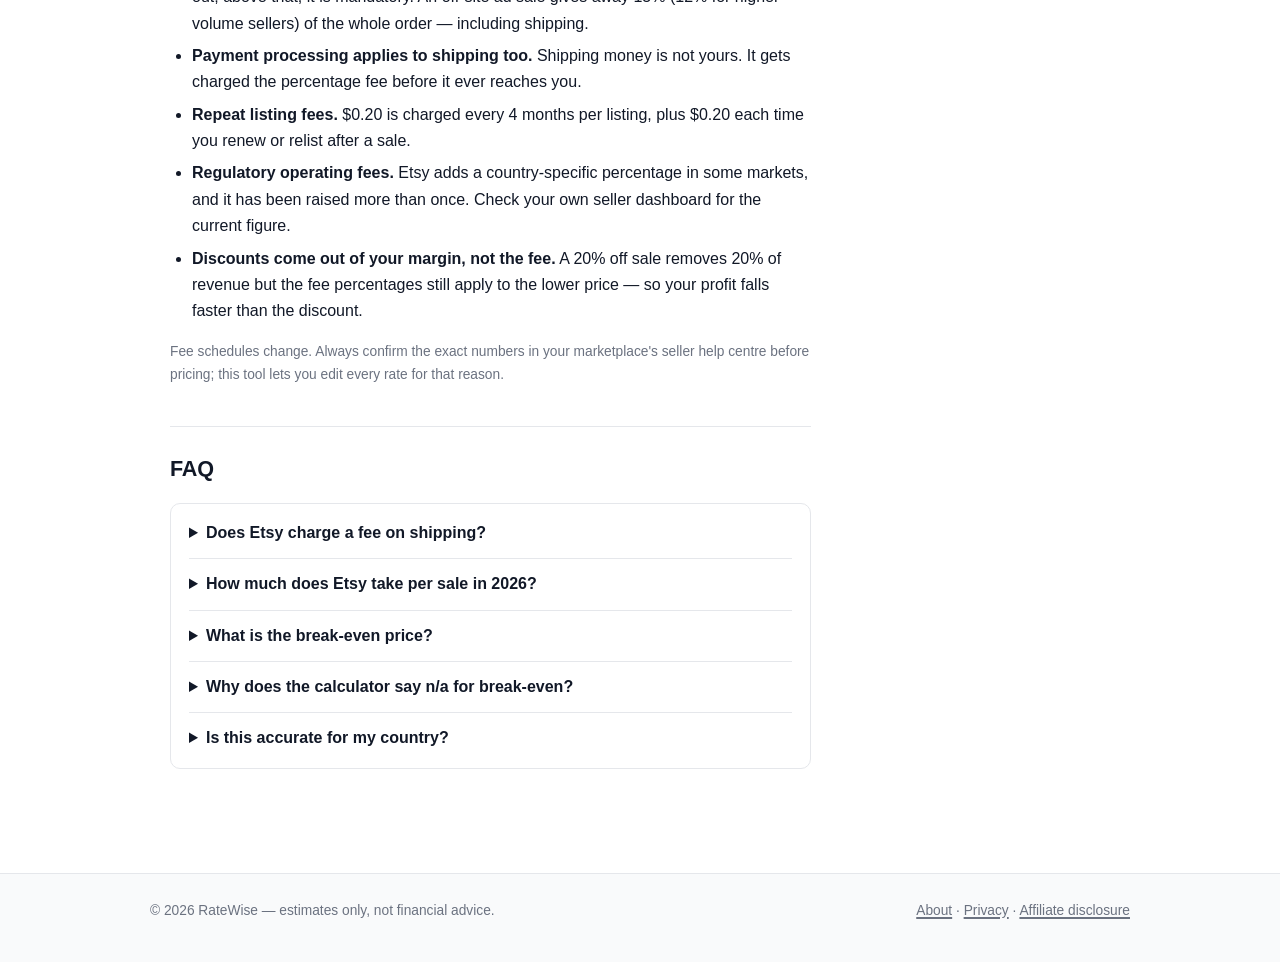
<file: tools/marketplace-fee-calculator.html>
<!doctype html>
<html lang="en">
<head>
<meta charset="utf-8">
<meta name="viewport" content="width=device-width, initial-scale=1">
<title>Marketplace Fee &amp; Profit Calculator (Etsy, eBay, TikTok Shop) — 2026</title>
<meta name="description" content="Free calculator for your real profit per sale after Etsy, eBay, TikTok Shop, Depop and Shopify fees, ads and COGS. Includes break-even and 30%-margin price.">
<link rel="canonical" href="https://ratewise-lab-2026.github.io/ratewise/tools/marketplace-fee-calculator.html">
<meta property="og:type" content="website">
<meta property="og:title" content="Marketplace Fee &amp; Profit Calculator (Etsy, eBay, TikTok Shop) — 2026">
<meta property="og:description" content="Free calculator for your real profit per sale after Etsy, eBay, TikTok Shop, Depop and Shopify fees, ads and COGS. Includes break-even and 30%-margin price.">
<meta property="og:url" content="https://ratewise-lab-2026.github.io/ratewise/tools/marketplace-fee-calculator.html">
<meta name="robots" content="index,follow">
<link rel="stylesheet" href="../assets/style.css">
<link rel="icon" href="../favicon.svg" type="image/svg+xml">
<script type="application/ld+json">{"@context": "https://schema.org", "@type": "WebApplication", "name": "Marketplace Fee & Profit Calculator", "url": "https://ratewise-lab-2026.github.io/ratewise/tools/marketplace-fee-calculator.html", "applicationCategory": "BusinessApplication", "operatingSystem": "Any", "offers": {"@type": "Offer", "price": "0", "priceCurrency": "USD"}}</script>
<script type="application/ld+json">{"@context": "https://schema.org", "@type": "FAQPage", "mainEntity": [{"@type": "Question", "name": "Does Etsy charge a fee on shipping?", "acceptedAnswer": {"@type": "Answer", "text": "Yes. The 6.5% transaction fee applies to the item price plus shipping and gift-wrap charges, and payment processing applies to the full payment amount. That is why this calculator applies percentage fees to item + shipping, not just the item."}}, {"@type": "Question", "name": "How much does Etsy take per sale in 2026?", "acceptedAnswer": {"@type": "Answer", "text": "For a typical US sale: a $0.20 listing fee, 6.5% transaction fee, 3% + $0.25 payment processing, a small regulatory fee that varies by location, and 15% (or 12%) if the sale came through an off-site ad. On a $35 item with $5.99 shipping that is roughly $10\u2013$16 in fees depending on ads."}}, {"@type": "Question", "name": "What is the break-even price?", "acceptedAnswer": {"@type": "Answer", "text": "The price at which profit is exactly zero. Below it you lose money on every sale even though the order looks successful. The calculator solves for it directly, so you can see the floor before you set a price."}}, {"@type": "Question", "name": "Why does the calculator say n/a for break-even?", "acceptedAnswer": {"@type": "Answer", "text": "Because your combined percentage fees add up to 100% or more of revenue. No price can produce a profit \u2014 the fix is structural: drop the ad rate, negotiate costs, or sell the item somewhere with lower fees."}}, {"@type": "Question", "name": "Is this accurate for my country?", "acceptedAnswer": {"@type": "Answer", "text": "The percentages are defaults, not gospel. Etsy, eBay and TikTok Shop all vary fees by country and seller level. Open the 'Fee assumptions' panel and replace every rate with the one shown in your seller dashboard; the maths will then be exact for you."}}]}</script>

</head>
<body>

<header class="site">
  <div class="wrap">
    <a class="logo" href="../"><span>Rate</span>Wise</a>
    <nav class="top">
      <a href="../">All tools</a>
      <a href="../tools/marketplace-fee-calculator.html">Seller fees</a>
      <a href="../etsy-fees-2026.html">Etsy fees 2026</a>
      <a href="../etsy-vs-shopify-fees.html">Etsy vs Shopify</a>
    </nav>
  </div>
</header>
<main>
  <p class="small muted"><a href="../">Home</a> &rsaquo; Marketplace Fee &amp; Profit Calculator</p>
  <h1>Marketplace Fee &amp; Profit Calculator</h1>
  <p class="lede">See what you actually keep. Enter a price, the fees your marketplace charges and your item cost — get profit per sale, margin, break-even price and the price you need for a 30% margin.</p>
  
<section class="tool">
  <h2>Your numbers</h2>

  <div class="field">
    <label for="platform">Marketplace <span class="hint">fee defaults change to match the marketplace</span></label>
    <select id="platform">
      <option value="etsy" selected>Etsy</option>
      <option value="ebay">eBay</option>
      <option value="tiktok">TikTok Shop</option>
      <option value="depop">Depop</option>
      <option value="shopify">Shopify (own store)</option>
    </select>
  </div>

  <div class="grid2">
    <div class="field">
      <label for="price">Item price (what the buyer pays) <span class="hint">USD</span></label>
      <input type="number" id="price" value="35" min="0" step="0.01">
    </div>
    <div class="field">
      <label for="shipping">Shipping charged to buyer <span class="hint">USD</span></label>
      <input type="number" id="shipping" value="5.99" min="0" step="0.01">
    </div>
    <div class="field">
      <label for="cost">Your cost per item (COGS + shipping you pay) <span class="hint">USD</span></label>
      <input type="number" id="cost" value="10" min="0" step="0.01">
    </div>
    <div class="field">
      <label for="ads">Marketplace ads spend <span class="hint">% of revenue, 0 if none</span></label>
      <input type="number" id="ads" value="3" min="0" step="0.1">
    </div>
    <div class="field">
      <label for="offsite">Off-site ads rate <span class="hint">% of revenue, 0 if not in the program</span></label>
      <input type="number" id="offsite" value="15" min="0" step="0.1">
    </div>
    <div class="field">
      <label for="vol">Sales per month <span class="hint">for the projection</span></label>
      <input type="number" id="vol" value="50" min="0" step="1">
    </div>
  </div>

  <details style="margin:6px 0 18px">
    <summary class="small" style="cursor:pointer"><strong>Fee assumptions (tap to edit)</strong></summary>
    <div class="grid2" style="margin-top:14px">
      <div class="field">
        <label for="pct">Transaction / referral fee <span class="hint">%</span></label>
        <input type="number" id="pct" value="6.5" min="0" step="0.1">
      </div>
      <div class="field">
        <label for="payPct">Payment processing <span class="hint">%</span></label>
        <input type="number" id="payPct" value="3" min="0" step="0.1">
      </div>
      <div class="field">
        <label for="payFix">Payment processing fixed <span class="hint">USD per order</span></label>
        <input type="number" id="payFix" value="0.25" min="0" step="0.01">
      </div>
      <div class="field">
        <label for="listing">Listing fee <span class="hint">USD per sale</span></label>
        <input type="number" id="listing" value="0.20" min="0" step="0.01">
      </div>
      <div class="field">
        <label for="reg">Regulatory / other fee <span class="hint">% of item price</span></label>
        <input type="number" id="reg" value="0.25" min="0" step="0.05">
      </div>
      <div class="field">
        <label for="monthly">Monthly platform fee <span class="hint">USD, e.g. Shopify plan</span></label>
        <input type="number" id="monthly" value="0" min="0" step="1">
      </div>
    </div>
  </details>

  <button class="btn" id="calcBtn" type="button">Calculate my real profit</button>

  <div class="result" id="result" aria-live="polite">
    <p class="muted" style="margin:0">Fill in the numbers and tap Calculate.</p>
  </div>
</section>

<div class="promo" id="upsell" style="display:none"></div>

  <section class="prose"><h2>Why 'the price on your listing' is not your profit</h2>
<p>Every marketplace charges more than the number in its headline. On Etsy, a typical order pays a
transaction fee, a payment-processing fee, a listing fee, a regulatory fee and — if the sale arrived
through an off-site ad — a 15% off-site ads fee. Only then do you pay for the product itself.</p>
<p>Sellers routinely price a $35 item as if they keep $35. This calculator exists to show the number that
actually lands in your bank account, before you set the price.</p></section>
<section class="prose"><h2>The formula behind the result</h2>
<p>The calculator turns price and fees into a single linear equation, so it can also run backwards
(what price do I need?). In plain English:</p>
<ul>
  <li><strong>Revenue</strong> = item price + shipping the buyer pays</li>
  <li><strong>Marketplace fees</strong> = % transaction + % payment processing + fixed processing + listing + % regulatory + % ads + % off-site ads</li>
  <li><strong>Profit</strong> = revenue − marketplace fees − your item cost − monthly platform fee</li>
  <li><strong>Margin</strong> = profit ÷ revenue</li>
  <li><strong>Break-even item price</strong> = (item cost + fixed fees) ÷ (1 − all % fees combined). It assumes you charge no shipping; if the buyer pays shipping, the real break-even is lower.</li>
</ul>
<p>If that last denominator gets close to zero, no price can save you — the fee percentages alone eat the
entire sale. The calculator will show that as <em>n/a</em>, which is a signal to change how you sell, not just
raise the price.</p></section>
<section class="prose"><h2>A worked example: $35 handmade item on Etsy</h2>
<p>Item $35, buyer pays $5.99 shipping, item cost $10, 3% Etsy Ads, 15% off-site ads hit, US 0.25% regulatory fee.</p>
<table style="border-collapse:collapse;width:100%;max-width:560px">
  <tr style="border-bottom:1px solid #e5e7eb"><td style="padding:6px 8px">Buyer pays</td><td style="text-align:right;padding:6px 8px">$40.99</td></tr>
  <tr style="border-bottom:1px solid #e5e7eb"><td style="padding:6px 8px">Transaction fee 6.5%</td><td style="text-align:right;padding:6px 8px">−$2.27</td></tr>
  <tr style="border-bottom:1px solid #e5e7eb"><td style="padding:6px 8px">Processing 3% + $0.25</td><td style="text-align:right;padding:6px 8px">−$1.48</td></tr>
  <tr style="border-bottom:1px solid #e5e7eb"><td style="padding:6px 8px">Listing</td><td style="text-align:right;padding:6px 8px">−$0.20</td></tr>
  <tr style="border-bottom:1px solid #e5e7eb"><td style="padding:6px 8px">Regulatory 0.25%</td><td style="text-align:right;padding:6px 8px">−$0.09</td></tr>
  <tr style="border-bottom:1px solid #e5e7eb"><td style="padding:6px 8px">Etsy Ads 3%</td><td style="text-align:right;padding:6px 8px">−$1.23</td></tr>
  <tr style="border-bottom:1px solid #e5e7eb"><td style="padding:6px 8px">Off-site ads 15%</td><td style="text-align:right;padding:6px 8px">−$6.15</td></tr>
  <tr style="border-bottom:1px solid #e5e7eb"><td style="padding:6px 8px">Item cost</td><td style="text-align:right;padding:6px 8px">−$10.00</td></tr>
  <tr><td style="padding:6px 8px"><strong>Profit</strong></td><td style="text-align:right;padding:6px 8px"><strong>$19.57</strong></td></tr>
</table>
<p style="margin-top:12px">A 48% loss of the headline price — and that is a <em>good</em> outcome. The same sale
with no off-site ad hit leaves you $25.72.</p></section>
<section class="prose"><h2>The fees sellers forget</h2>
<ul>
  <li><strong>Off-site ads are the silent killer.</strong> On Etsy, sellers earning under $10,000/year can opt out;
above that, it is mandatory. An off-site ad sale gives away 15% (12% for higher-volume sellers) of the
whole order — including shipping.</li>
  <li><strong>Payment processing applies to shipping too.</strong> Shipping money is not yours. It gets charged
the percentage fee before it ever reaches you.</li>
  <li><strong>Repeat listing fees.</strong> $0.20 is charged every 4 months per listing, plus $0.20 each time you
renew or relist after a sale.</li>
  <li><strong>Regulatory operating fees.</strong> Etsy adds a country-specific percentage in some markets, and it
has been raised more than once. Check your own seller dashboard for the current figure.</li>
  <li><strong>Discounts come out of your margin, not the fee.</strong> A 20% off sale removes 20% of revenue but
the fee percentages still apply to the lower price — so your profit falls faster than the discount.</li>
</ul>
<p class="small muted">Fee schedules change. Always confirm the exact numbers in your marketplace's seller
help centre before pricing; this tool lets you edit every rate for that reason.</p></section>
  <section class="prose"><h2>FAQ</h2><div class="faq">
<details><summary>Does Etsy charge a fee on shipping?</summary><p>Yes. The 6.5% transaction fee applies to the item price plus shipping and gift-wrap charges, and payment processing applies to the full payment amount. That is why this calculator applies percentage fees to item + shipping, not just the item.</p></details>
<details><summary>How much does Etsy take per sale in 2026?</summary><p>For a typical US sale: a $0.20 listing fee, 6.5% transaction fee, 3% + $0.25 payment processing, a small regulatory fee that varies by location, and 15% (or 12%) if the sale came through an off-site ad. On a $35 item with $5.99 shipping that is roughly $10–$16 in fees depending on ads.</p></details>
<details><summary>What is the break-even price?</summary><p>The price at which profit is exactly zero. Below it you lose money on every sale even though the order looks successful. The calculator solves for it directly, so you can see the floor before you set a price.</p></details>
<details><summary>Why does the calculator say n/a for break-even?</summary><p>Because your combined percentage fees add up to 100% or more of revenue. No price can produce a profit — the fix is structural: drop the ad rate, negotiate costs, or sell the item somewhere with lower fees.</p></details>
<details><summary>Is this accurate for my country?</summary><p>The percentages are defaults, not gospel. Etsy, eBay and TikTok Shop all vary fees by country and seller level. Open the 'Fee assumptions' panel and replace every rate with the one shown in your seller dashboard; the maths will then be exact for you.</p></details>
</div></section>
</main>

<footer class="site">
  <div class="wrap">
    <div>&copy; 2026 RateWise &mdash; estimates only, not financial advice.</div>
    <div>
      <a href="../about.html">About</a> &middot;
      <a href="../privacy.html">Privacy</a> &middot;
      <a href="../disclosure.html">Affiliate disclosure</a>
    </div>
  </div>
</footer>
<script>
const $ = id => document.getElementById(id);
const money = n => '$' + n.toFixed(2);
const pct = n => n.toFixed(1) + '%';

// Marketplace presets: fees are defaults, all still editable
const PRESETS = {
  etsy:    { pct: 6.5,  payPct: 3.0, payFix: 0.25, listing: 0.20, reg: 0.25, monthly: 0, offsite: 15 },
  ebay:    { pct: 13.25, payPct: 0,  payFix: 0.30, listing: 0,    reg: 0,    monthly: 0, offsite: 0 },
  tiktok:  { pct: 8.0,  payPct: 2.5, payFix: 0.30, listing: 0,    reg: 0,    monthly: 0, offsite: 0 },
  depop:   { pct: 10.0, payPct: 3.0, payFix: 0.45, listing: 0,    reg: 0,    monthly: 0, offsite: 0 },
  shopify: { pct: 0,    payPct: 2.9, payFix: 0.30, listing: 0,    reg: 0,    monthly: 39, offsite: 0 }
};

function readInputs() {
  const n = id => { const v = parseFloat($(id).value); return isNaN(v) ? 0 : v; };
  return {
    price: n('price'), shipping: n('shipping'), cost: n('cost'),
    ads: n('ads'), offsite: n('offsite'), vol: n('vol'),
    pct: n('pct'), payPct: n('payPct'), payFix: n('payFix'),
    listing: n('listing'), reg: n('reg'), monthly: n('monthly')
  };
}

// profit = price*k - c  where k = 1 - pct/100 - payPct/100 - ads/100 - offsite/100 - reg/100
//                       and c = payFix + listing + cost - shipping
function profitOf(p, x) {
  const k = 1 - x.pct/100 - x.payPct/100 - x.ads/100 - x.offsite/100 - x.reg/100;
  const c = x.payFix + x.listing + x.cost - x.shipping;
  return p * k - c;
}

function breakEvenPrice(x) {
  // Price at which the item alone (no shipping charged) covers all fees + item cost.
  const k = 1 - x.pct/100 - x.payPct/100 - x.ads/100 - x.offsite/100 - x.reg/100;
  if (k <= 0.001) return NaN;
  return (x.cost + x.payFix + x.listing) / k;
}

function priceForMargin(x, marginPct) {
  // solve  ((p*k - c)/p) = m  =>  p = c / (k - m)
  const k = 1 - x.pct/100 - x.payPct/100 - x.ads/100 - x.offsite/100 - x.reg/100;
  const m = marginPct / 100;
  if (k - m <= 0.001) return NaN;
  return (x.cost + x.payFix + x.listing) / (k - m);
}

function breakdownFor(price, x) {
  const revenue = price + x.shipping;
  const tx = price * x.pct / 100;
  const proc = revenue * x.payPct / 100 + x.payFix;
  const listing = x.listing;
  const reg = price * x.reg / 100;
  const ads = revenue * x.ads / 100;
  const off = revenue * x.offsite / 100;
  return { revenue, tx, proc, listing, reg, ads, off };
}

function render() {
  const x = readInputs();
  if (x.price <= 0) {
    $('result').innerHTML = '<p class="muted" style="margin:0">Enter an item price above 0.</p>';
    return;
  }
  const b = breakdownFor(x.price, x);
  const fees = b.tx + b.proc + b.listing + b.reg + b.ads + b.off;
  const net = b.revenue - fees;          // after marketplace fees, before COGS
  const totalCost = fees + x.cost;
  const profit = b.revenue - totalCost;
  const margin = profit / b.revenue * 100;
  const be = breakEvenPrice(x);
  const m30 = priceForMargin(x, 30);
  const monthlyProfit = profit * x.vol - x.monthly;
  const yearlyProfit = monthlyProfit * 12;

  const verdict = profit > 0
    ? `<span style="color:#047857">You keep ${money(profit)} per sale (${pct(margin)} margin)</span>`
    : `<span style="color:#b91c1c">You lose ${money(Math.abs(profit))} per sale. Raise the price or cut costs.</span>`;

  $('result').innerHTML = `
    <div class="big">${money(profit)} <span class="small muted" style="font-weight:400">profit per sale</span></div>
    <p style="margin:6px 0 0">${verdict}</p>
    <table>
      <tr><th>Buyer pays (item + shipping)</th><td>${money(b.revenue)}</td></tr>
      <tr><th>Transaction fee</th><td>${money(b.tx)}</td></tr>
      <tr><th>Payment processing</th><td>${money(b.proc)}</td></tr>
      <tr><th>Listing fee</th><td>${money(b.listing)}</td></tr>
      <tr><th>Regulatory / other</th><td>${money(b.reg)}</td></tr>
      <tr><th>Your ads</th><td>${money(b.ads)}</td></tr>
      <tr><th>Off-site ads</th><td>${money(b.off)}</td></tr>
      <tr><th>Your item cost</th><td>${money(x.cost)}</td></tr>
      <tr class="row-ok"><th>Total kept</th><td>${money(profit)}</td></tr>
    </table>
    <table>
      <tr><th>Break-even item price (no shipping charged)</th><td>${isNaN(be) ? 'n/a' : money(Math.max(be, 0))}</td></tr>
      <tr><th>Price for a 30% margin</th><td>${isNaN(m30) ? 'n/a' : money(m30)}</td></tr>
      <tr><th>Profit at ${Math.round(x.vol)} sales/month</th><td>${money(monthlyProfit)}</td></tr>
      <tr><th>Profit per year</th><td>${money(yearlyProfit)}</td></tr>
    </table>
  `;
  const up = $('upsell');
  up.style.display = 'block';
  up.innerHTML = `<strong>Want this for every product you sell?</strong>
    The <a href="../profit-tracker.html">Etsy &amp; Marketplace Profit Tracker</a> is a ready-made spreadsheet that
    stores each product's price, fees and COGS and shows profit per item and per month automatically
    (no formulas to build). <a href="../profit-tracker.html">See what's inside &rarr;</a>`;
}

$('calcBtn').addEventListener('click', render);
$('platform').addEventListener('change', () => {
  const p = PRESETS[$('platform').value];
  if (!p) return;
  $('pct').value = p.pct;
  $('payPct').value = p.payPct;
  $('payFix').value = p.payFix;
  $('listing').value = p.listing;
  $('reg').value = p.reg;
  $('monthly').value = p.monthly;
  $('offsite').value = p.offsite;
  render();
});
['price','shipping','cost','ads','offsite','vol'].forEach(id =>
  $(id).addEventListener('input', () => { if ($('result').querySelector('.big')) render(); }));

render();
</script>
</body>
</html>
</file>
<file: assets/style.css>
/* Shared stylesheet — keep it tiny and fast. No frameworks, no build step. */
:root {
  --ink: #111827;
  --ink-2: #374151;
  --muted: #6b7280;
  --line: #e5e7eb;
  --bg: #ffffff;
  --bg-soft: #f9fafb;
  --brand: #0f766e;
  --brand-soft: #ccfbf1;
  --accent: #b45309;
  --danger: #b91c1c;
  --ok: #047857;
  --radius: 10px;
  --maxw: 980px;
}

* { box-sizing: border-box; }

html { scroll-behavior: smooth; }

body {
  margin: 0;
  background: var(--bg);
  color: var(--ink);
  font: 16px/1.65 -apple-system, BlinkMacSystemFont, "Segoe UI", Roboto, "Helvetica Neue", Arial, "PingFang SC", "Microsoft YaHei", sans-serif;
  -webkit-font-smoothing: antialiased;
}

a { color: var(--brand); text-decoration-thickness: 1.5px; text-underline-offset: 2px; }
a:hover { color: var(--ink); }

header.site {
  border-bottom: 1px solid var(--line);
  background: var(--bg);
  position: sticky;
  top: 0;
  z-index: 10;
}
header.site .wrap {
  max-width: var(--maxw);
  margin: 0 auto;
  padding: 14px 20px;
  display: flex;
  align-items: center;
  justify-content: space-between;
  gap: 16px;
}
.logo { font-weight: 800; font-size: 1.05rem; letter-spacing: -0.01em; text-decoration: none; color: var(--ink); }
.logo span { color: var(--brand); }
nav.top { display: flex; gap: 18px; font-size: 0.92rem; }
nav.top a { color: var(--ink-2); text-decoration: none; white-space: nowrap; }
nav.top a:hover { color: var(--brand); }

@media (max-width: 720px) {
  header.site .wrap { flex-wrap: wrap; }
  nav.top { gap: 14px; font-size: 0.85rem; overflow-x: auto; padding-top: 2px; }
  nav.top a:nth-child(n+4) { display: none; } /* keep the bar to 3 links on phones */
  main { padding-top: 24px; }
}

main { max-width: var(--maxw); margin: 0 auto; padding: 36px 20px 64px; }
main.wide { max-width: 1080px; }

h1 { font-size: clamp(1.6rem, 4vw, 2.3rem); line-height: 1.2; letter-spacing: -0.02em; margin: 0 0 12px; }
h2 { font-size: 1.35rem; letter-spacing: -0.01em; margin: 40px 0 12px; }
h3 { font-size: 1.05rem; margin: 24px 0 8px; }
p.lede { font-size: 1.08rem; color: var(--ink-2); margin: 0 0 8px; max-width: 72ch; }
.muted { color: var(--muted); }
.small { font-size: 0.86rem; }

/* ---- Tool card ---- */
.tool {
  border: 1px solid var(--line);
  border-radius: var(--radius);
  padding: 22px;
  margin: 22px 0;
  background: var(--bg-soft);
}
.tool h2 { margin-top: 0; }

.field { margin: 0 0 16px; }
.field label { display: block; font-weight: 600; font-size: 0.92rem; margin-bottom: 6px; }
.field .hint { font-weight: 400; color: var(--muted); font-size: 0.84rem; }
input[type="number"], input[type="text"], select {
  width: 100%;
  max-width: 340px;
  padding: 10px 12px;
  border: 1px solid #d1d5db;
  border-radius: 8px;
  font-size: 1rem;
  background: #fff;
  color: var(--ink);
}
input:focus, select:focus { outline: 2px solid var(--brand-soft); border-color: var(--brand); }
.grid2 { display: grid; grid-template-columns: 1fr 1fr; gap: 0 20px; }
@media (max-width: 640px) { .grid2 { grid-template-columns: 1fr; } }

button.btn {
  appearance: none;
  border: 0;
  background: var(--brand);
  color: #fff;
  font-weight: 700;
  font-size: 1rem;
  padding: 12px 22px;
  border-radius: 8px;
  cursor: pointer;
}
button.btn:hover { background: #115e59; }
button.btn:disabled { opacity: 0.6; cursor: wait; }

.result {
  margin-top: 18px;
  border-radius: var(--radius);
  border: 1px solid var(--line);
  background: #fff;
  padding: 18px 20px;
}
.result .big { font-size: 2rem; font-weight: 800; letter-spacing: -0.02em; color: var(--brand); line-height: 1.1; }
.result table { width: 100%; border-collapse: collapse; margin-top: 12px; font-size: 0.94rem; }
.result th, .result td { text-align: left; padding: 8px 10px; border-bottom: 1px solid var(--line); }
.result th { color: var(--muted); font-weight: 600; }
.result tr:last-child td { border-bottom: 0; }
.row-ok td { color: var(--ok); font-weight: 600; }

/* ---- Content sections ---- */
.prose { max-width: 72ch; }
.prose h2 { border-top: 1px solid var(--line); padding-top: 24px; }
.prose ul, .prose ol { padding-left: 22px; }
.prose li { margin: 6px 0; }
.faq { border: 1px solid var(--line); border-radius: var(--radius); padding: 4px 18px; margin-top: 16px; }
.faq details { border-bottom: 1px solid var(--line); padding: 12px 0; }
.faq details:last-child { border-bottom: 0; }
.faq summary { cursor: pointer; font-weight: 600; }
.faq details p { margin: 8px 0 4px; color: var(--ink-2); }

/* ---- Cards / tool index ---- */
.cards { display: grid; grid-template-columns: repeat(2, minmax(0, 1fr)); gap: 16px; margin-top: 22px; }
@media (min-width: 1024px) { .cards { grid-template-columns: repeat(4, minmax(0, 1fr)); } }
.card {
  border: 1px solid var(--line);
  border-radius: var(--radius);
  padding: 18px;
  text-decoration: none;
  color: var(--ink);
  display: block;
  transition: border-color .15s ease, transform .15s ease;
  background: #fff;
}
.card:hover { border-color: var(--brand); transform: translateY(-2px); }
.card h3 { margin: 0 0 6px; font-size: 1rem; color: var(--brand); }
.card p { margin: 0; font-size: 0.9rem; color: var(--ink-2); }

/* ---- Affiliate / promo blocks ---- */
.promo {
  border: 1px dashed #cbd5e1;
  background: #f8fafc;
  border-radius: var(--radius);
  padding: 14px 18px;
  margin: 26px 0;
  font-size: 0.92rem;
}
.promo strong { color: var(--ink); }

/* ---- Footer ---- */
footer.site {
  border-top: 1px solid var(--line);
  margin-top: 40px;
  padding: 26px 20px 40px;
  font-size: 0.86rem;
  color: var(--muted);
  background: var(--bg-soft);
}
footer.site .wrap { max-width: var(--maxw); margin: 0 auto; display: flex; flex-wrap: wrap; gap: 8px 24px; justify-content: space-between; }
footer.site a { color: var(--muted); }

/* ---- Small helpers ---- */
.badge {
  display: inline-block; font-size: 0.72rem; font-weight: 700; text-transform: uppercase;
  letter-spacing: 0.06em; padding: 2px 8px; border-radius: 999px;
  background: var(--brand-soft); color: #0f766e;
}
.cta-line { margin-top: 8px; }
</file>
